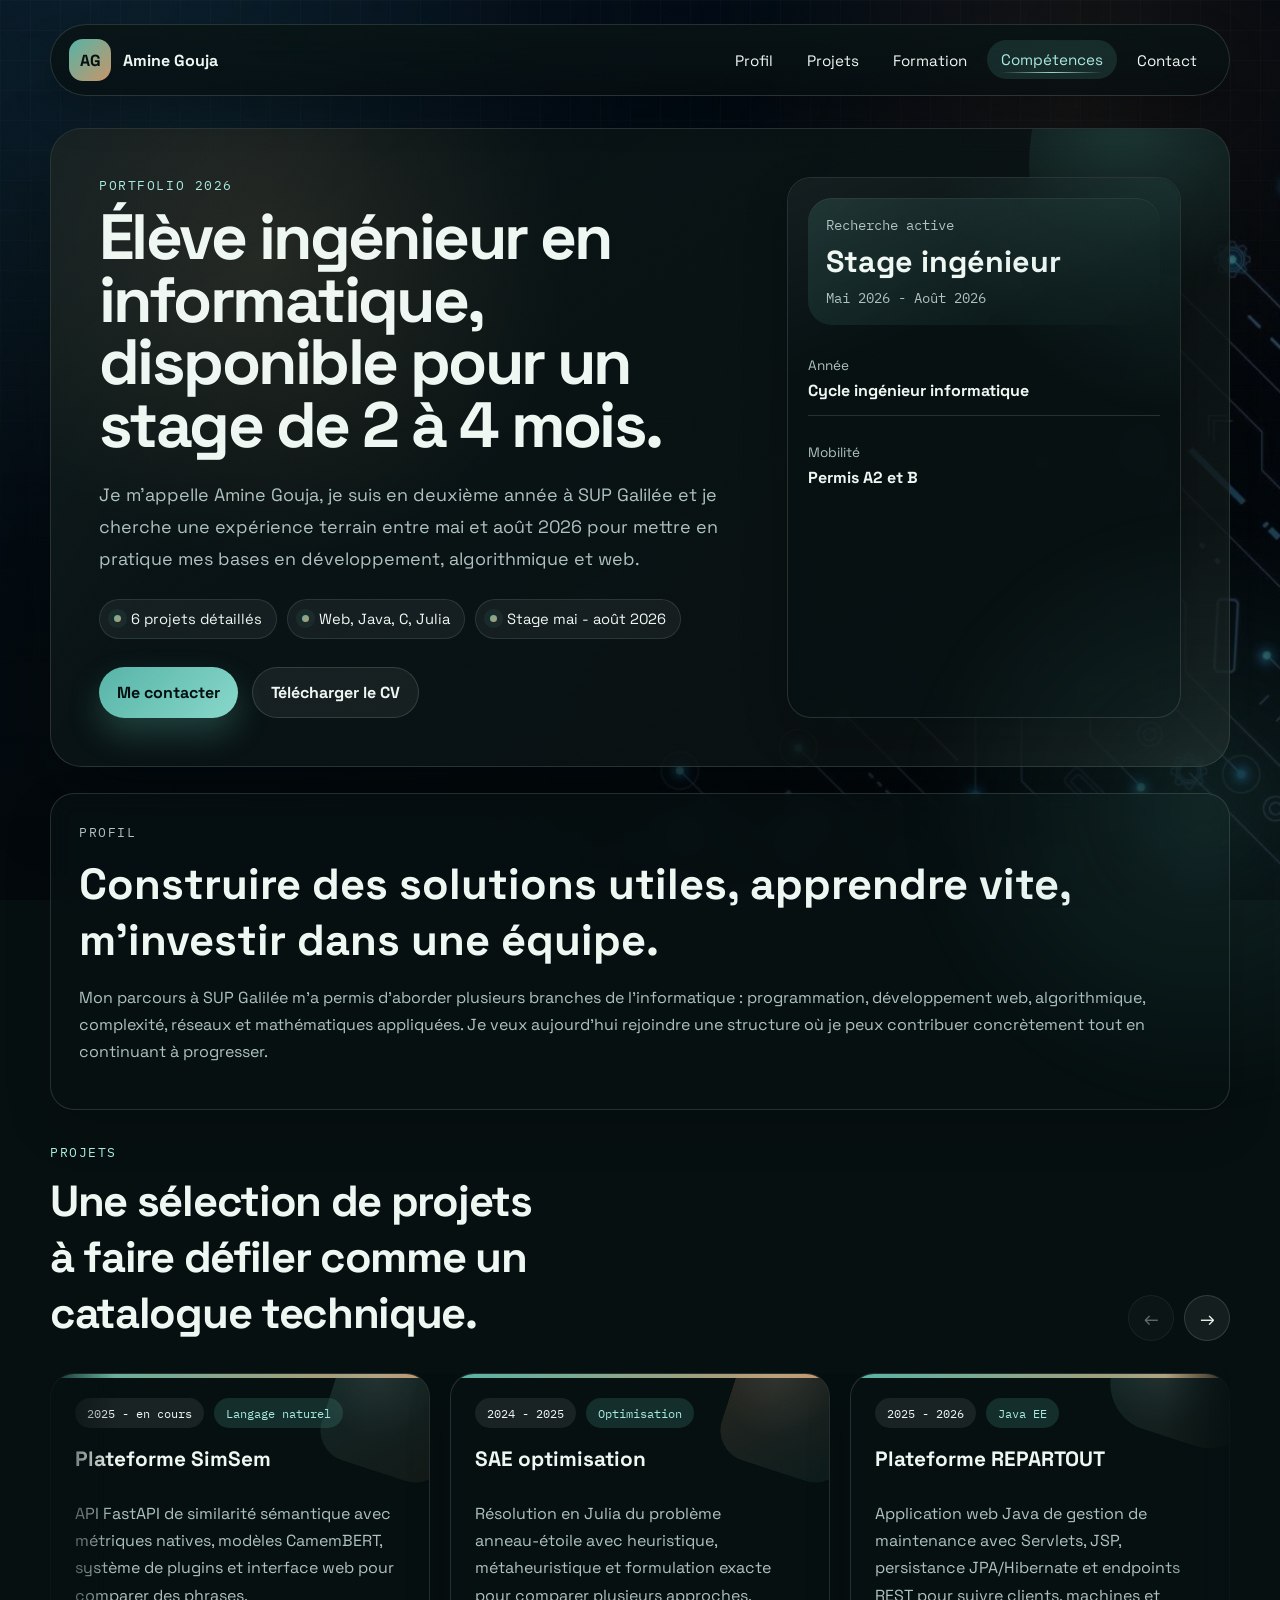
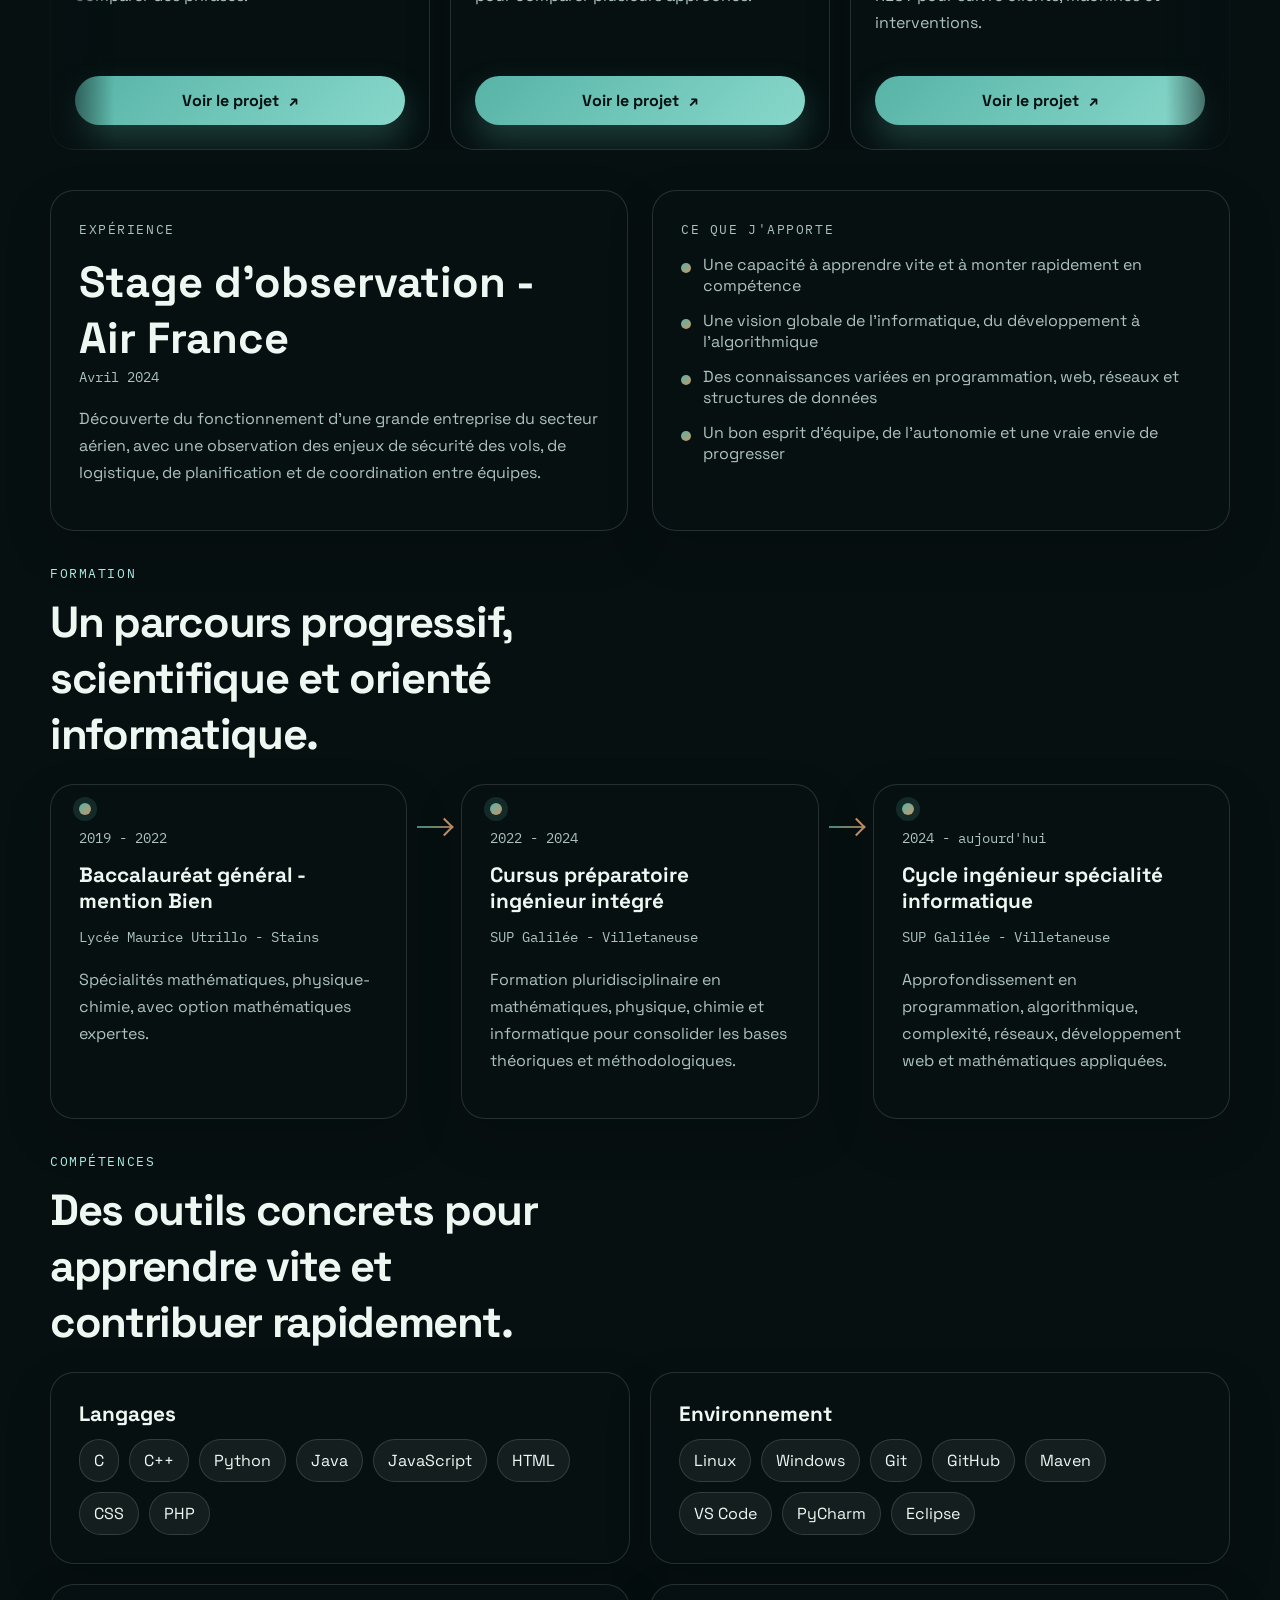
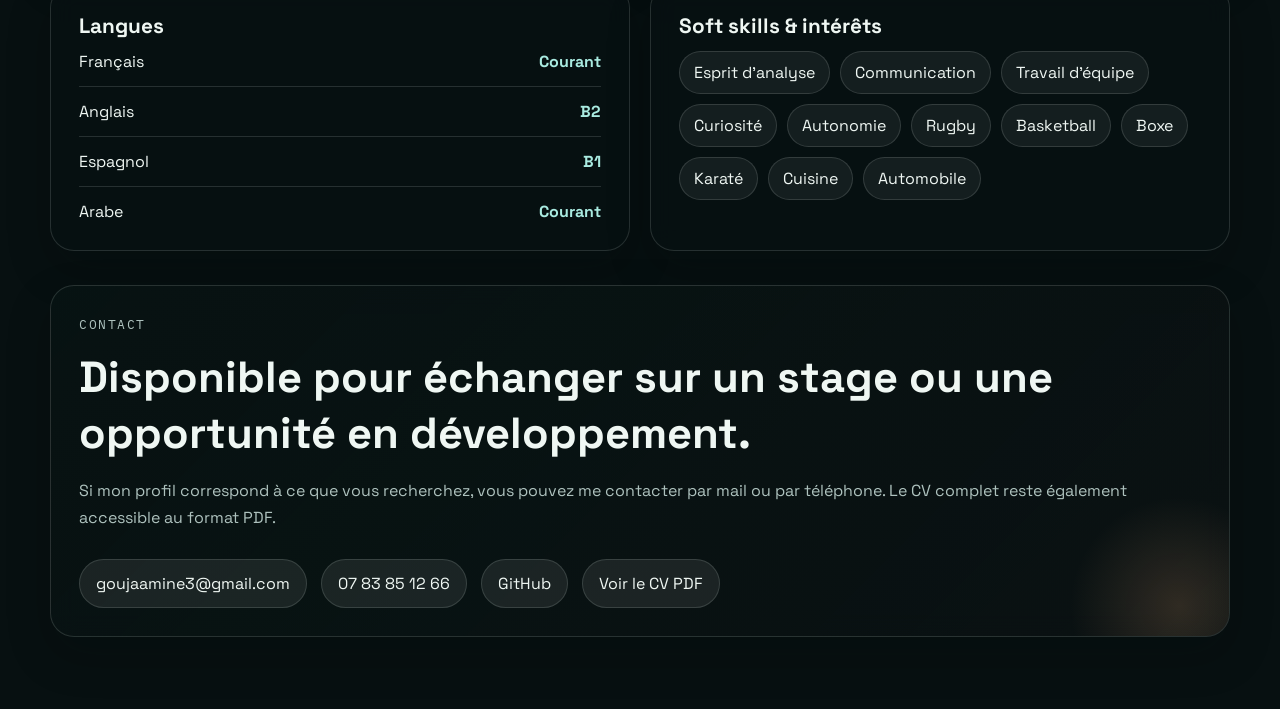
<file: index.html>
<!DOCTYPE html>
<html lang="fr">
<head>
  <meta charset="UTF-8">
  <meta name="viewport" content="width=device-width, initial-scale=1.0">
  <meta
    name="description"
    content="Portfolio d'Amine Gouja, élève ingénieur en informatique à la recherche d'un stage de 2 à 4 mois entre mai et août 2026."
  >
  <title>Amine Gouja | Portfolio</title>
  <link rel="preconnect" href="https://fonts.googleapis.com">
  <link rel="preconnect" href="https://fonts.gstatic.com" crossorigin>
  <link
    href="https://fonts.googleapis.com/css2?family=Space+Grotesk:wght@400;500;700&family=IBM+Plex+Mono:wght@400;500&display=swap"
    rel="stylesheet"
  >
  <link rel="stylesheet" href="styles.css">
</head>
<body>
  <div class="page-shell">
    <header class="site-header">
      <a class="brand" href="#top" aria-label="Retour en haut de page">
        <span class="brand-mark">AG</span>
        <span class="brand-text">Amine Gouja</span>
      </a>
      <nav class="site-nav" aria-label="Navigation principale">
        <a href="#profil">Profil</a>
        <a href="#projets">Projets</a>
        <a href="#formation">Formation</a>
        <a href="#competences">Compétences</a>
        <a href="#contact">Contact</a>
      </nav>
    </header>

    <main id="top">
      <section class="hero reveal">
        <div class="hero-copy">
          <p class="eyebrow">Portfolio 2026</p>
          <h1>Élève ingénieur en informatique, disponible pour un stage de 2 à 4 mois.</h1>
          <p class="hero-text">
            Je m'appelle Amine Gouja, je suis en deuxième année à SUP Galilée et je cherche
            une expérience terrain entre mai et août 2026 pour mettre en pratique mes bases
            en développement, algorithmique et web.
          </p>
          <ul class="hero-points">
            <li>6 projets détaillés</li>
            <li>Web, Java, C, Julia</li>
            <li>Stage mai - août 2026</li>
          </ul>
          <div class="hero-actions">
            <a class="button button-primary" href="#contact">Me contacter</a>
            <a class="button button-secondary" href="CV_AMINE_2026.pdf" download>
              Télécharger le CV
            </a>
          </div>
        </div>

        <aside class="hero-panel">
          <div class="status-card">
            <p class="status-label">Recherche active</p>
            <p class="status-value">Stage ingénieur</p>
            <p class="status-meta">Mai 2026 - Août 2026</p>
          </div>
          <dl class="hero-facts">
            <div>
              <dt>Année</dt>
              <dd>Cycle ingénieur informatique</dd>
            </div>
            <div>
              <dt>Mobilité</dt>
              <dd>Permis A2 et B</dd>
            </div>
          </dl>
        </aside>
      </section>

      <section class="intro-grid reveal" id="profil">
        <article class="panel panel-large">
          <p class="section-tag">Profil</p>
          <h2>Construire des solutions utiles, apprendre vite, m'investir dans une équipe.</h2>
          <p>
            Mon parcours à SUP Galilée m'a permis d'aborder plusieurs branches de
            l'informatique : programmation, développement web, algorithmique, complexité,
            réseaux et mathématiques appliquées. Je veux aujourd'hui rejoindre une
            structure où je peux contribuer concrètement tout en continuant à progresser.
          </p>
        </article>
      </section>

      <section class="section reveal" id="projets">
        <div class="section-heading section-heading-inline">
          <div>
            <p class="section-tag">Projets</p>
            <h2>Une sélection de projets à faire défiler comme un catalogue technique.</h2>
          </div>
          <div class="carousel-controls" aria-label="Navigation des projets">
            <button class="carousel-button" type="button" data-carousel-prev aria-label="Voir les projets précédents">
              &#8592;
            </button>
            <button class="carousel-button" type="button" data-carousel-next aria-label="Voir les projets suivants">
              &#8594;
            </button>
          </div>
        </div>

        <div class="projects-carousel" data-carousel>
          <div class="projects-viewport">
            <div class="projects-track">
              <article class="project-card project-slide">
                <div class="project-topline">
                  <span class="pill">2025 - en cours</span>
                  <span class="pill pill-accent">Langage naturel</span>
                </div>
                <h3>Plateforme SimSem</h3>
                <p>
                  API FastAPI de similarité sémantique avec métriques natives, modèles
                  CamemBERT, système de plugins et interface web pour comparer des phrases.
                </p>
                <div class="project-actions">
                  <a class="button button-primary project-button" href="projects/simsem.html">Voir le projet</a>
                </div>
              </article>

              <article class="project-card project-slide">
                <div class="project-topline">
                  <span class="pill">2024 - 2025</span>
                  <span class="pill pill-accent">Optimisation</span>
                </div>
                <h3>SAE optimisation</h3>
                <p>
                  Résolution en Julia du problème anneau-étoile avec heuristique,
                  métaheuristique et formulation exacte pour comparer plusieurs approches.
                </p>
                <div class="project-actions">
                  <a class="button button-primary project-button" href="projects/sae-optimisation.html">Voir le projet</a>
                </div>
              </article>

              <article class="project-card project-slide">
                <div class="project-topline">
                  <span class="pill">2025 - 2026</span>
                  <span class="pill pill-accent">Java EE</span>
                </div>
                <h3>Plateforme REPARTOUT</h3>
                <p>
                  Application web Java de gestion de maintenance avec Servlets, JSP,
                  persistance JPA/Hibernate et endpoints REST pour suivre clients, machines
                  et interventions.
                </p>
                <div class="project-actions">
                  <a class="button button-primary project-button" href="projects/repartout.html">Voir le projet</a>
                </div>
              </article>

              <article class="project-card project-slide">
                <div class="project-topline">
                  <span class="pill">2024 - 2025</span>
                  <span class="pill pill-accent">C</span>
                </div>
                <h3>Codage de Huffman</h3>
                <p>
                  Implémentation bas niveau en C d'un système de compression et
                  décompression fondé sur l'algorithme de Huffman et la manipulation de
                  fichiers binaires.
                </p>
                <div class="project-actions">
                  <a class="button button-primary project-button" href="projects/codage-huffman.html">Voir le projet</a>
                </div>
              </article>

              <article class="project-card project-slide">
                <div class="project-topline">
                  <span class="pill">2024 - 2025</span>
                  <span class="pill pill-accent">PHP</span>
                </div>
                <h3>Puissance 4 Web</h3>
                <p>
                  Jeu jouable dans le navigateur avec HTML, CSS, JavaScript et PHP, gestion
                  des tours, synchronisation multi-clients et stockage d'état en JSON.
                </p>
                <div class="project-actions">
                  <a class="button button-primary project-button" href="projects/puissance4-web.html">Voir le projet</a>
                </div>
              </article>

              <article class="project-card project-slide">
                <div class="project-topline">
                  <span class="pill">2024 - 2025</span>
                  <span class="pill pill-accent">Java</span>
                </div>
                <h3>Ferme autosoutenable</h3>
                <p>
                  Simulation orientée objet en Java avec interface Swing pour gérer une
                  ferme, ses ressources, ses animaux, ses cultures et une progression
                  saisonnière.
                </p>
                <div class="project-actions">
                  <a class="button button-primary project-button" href="projects/ferme-autosoutenable.html">Voir le projet</a>
                </div>
              </article>
            </div>
          </div>
        </div>
      </section>

      <section class="section section-split reveal">
        <article class="panel">
          <p class="section-tag">Expérience</p>
          <h2>Stage d'observation - Air France</h2>
          <p class="timeline">Avril 2024</p>
          <p>
            Découverte du fonctionnement d'une grande entreprise du secteur aérien, avec une
            observation des enjeux de sécurité des vols, de logistique, de planification et
            de coordination entre équipes.
          </p>
        </article>

        <article class="panel">
          <p class="section-tag">Ce que j'apporte</p>
          <ul class="check-list">
            <li>Une capacité à apprendre vite et à monter rapidement en compétence</li>
            <li>Une vision globale de l'informatique, du développement à l'algorithmique</li>
            <li>Des connaissances variées en programmation, web, réseaux et structures de données</li>
            <li>Un bon esprit d'équipe, de l'autonomie et une vraie envie de progresser</li>
          </ul>
        </article>
      </section>

      <section class="section reveal" id="formation">
        <div class="section-heading">
          <p class="section-tag">Formation</p>
          <h2>Un parcours progressif, scientifique et orienté informatique.</h2>
        </div>

        <div class="timeline-list timeline-journey">
          <article class="timeline-card">
            <p class="timeline-date">2019 - 2022</p>
            <h3>Baccalauréat général - mention Bien</h3>
            <p class="timeline-place">Lycée Maurice Utrillo - Stains</p>
            <p>
              Spécialités mathématiques, physique-chimie, avec option mathématiques expertes.
            </p>
          </article>

          <div class="timeline-arrow" aria-hidden="true"></div>

          <article class="timeline-card">
            <p class="timeline-date">2022 - 2024</p>
            <h3>Cursus préparatoire ingénieur intégré</h3>
            <p class="timeline-place">SUP Galilée - Villetaneuse</p>
            <p>
              Formation pluridisciplinaire en mathématiques, physique, chimie et informatique
              pour consolider les bases théoriques et méthodologiques.
            </p>
          </article>

          <div class="timeline-arrow" aria-hidden="true"></div>

          <article class="timeline-card">
            <p class="timeline-date">2024 - aujourd'hui</p>
            <h3>Cycle ingénieur spécialité informatique</h3>
            <p class="timeline-place">SUP Galilée - Villetaneuse</p>
            <p>
              Approfondissement en programmation, algorithmique, complexité, réseaux,
              développement web et mathématiques appliquées.
            </p>
          </article>
        </div>
      </section>

      <section class="section reveal" id="competences">
        <div class="section-heading">
          <p class="section-tag">Compétences</p>
          <h2>Des outils concrets pour apprendre vite et contribuer rapidement.</h2>
        </div>

        <div class="skills-grid">
          <article class="panel">
            <h3>Langages</h3>
            <ul class="chip-list">
              <li>C</li>
              <li>C++</li>
              <li>Python</li>
              <li>Java</li>
              <li>JavaScript</li>
              <li>HTML</li>
              <li>CSS</li>
              <li>PHP</li>
            </ul>
          </article>

          <article class="panel">
            <h3>Environnement</h3>
            <ul class="chip-list">
              <li>Linux</li>
              <li>Windows</li>
              <li>Git</li>
              <li>GitHub</li>
              <li>Maven</li>
              <li>VS Code</li>
              <li>PyCharm</li>
              <li>Eclipse</li>
            </ul>
          </article>

          <article class="panel">
            <h3>Langues</h3>
            <ul class="language-list">
              <li><span>Français</span><strong>Courant</strong></li>
              <li><span>Anglais</span><strong>B2</strong></li>
              <li><span>Espagnol</span><strong>B1</strong></li>
              <li><span>Arabe</span><strong>Courant</strong></li>
            </ul>
          </article>

          <article class="panel">
            <h3>Soft skills & intérêts</h3>
            <ul class="chip-list">
              <li>Esprit d'analyse</li>
              <li>Communication</li>
              <li>Travail d'équipe</li>
              <li>Curiosité</li>
              <li>Autonomie</li>
              <li>Rugby</li>
              <li>Basketball</li>
              <li>Boxe</li>
              <li>Karaté</li>
              <li>Cuisine</li>
              <li>Automobile</li>
            </ul>
          </article>
        </div>
      </section>

      <section class="contact-section reveal" id="contact">
        <div class="contact-card">
          <p class="section-tag">Contact</p>
          <h2>Disponible pour échanger sur un stage ou une opportunité en développement.</h2>
          <p>
            Si mon profil correspond à ce que vous recherchez, vous pouvez me contacter par
            mail ou par téléphone. Le CV complet reste également accessible au format PDF.
          </p>
          <div class="contact-links">
            <a href="mailto:goujaamine3@gmail.com">goujaamine3@gmail.com</a>
            <a href="tel:+33783851266">07 83 85 12 66</a>
            <a href="https://github.com/AmineGouja" target="_blank" rel="noreferrer">GitHub</a>
            <a href="CV_AMINE_2026.pdf" download>Voir le CV PDF</a>
          </div>
        </div>
      </section>
    </main>
  </div>

  <script src="script.js"></script>
</body>
</html>
</file>
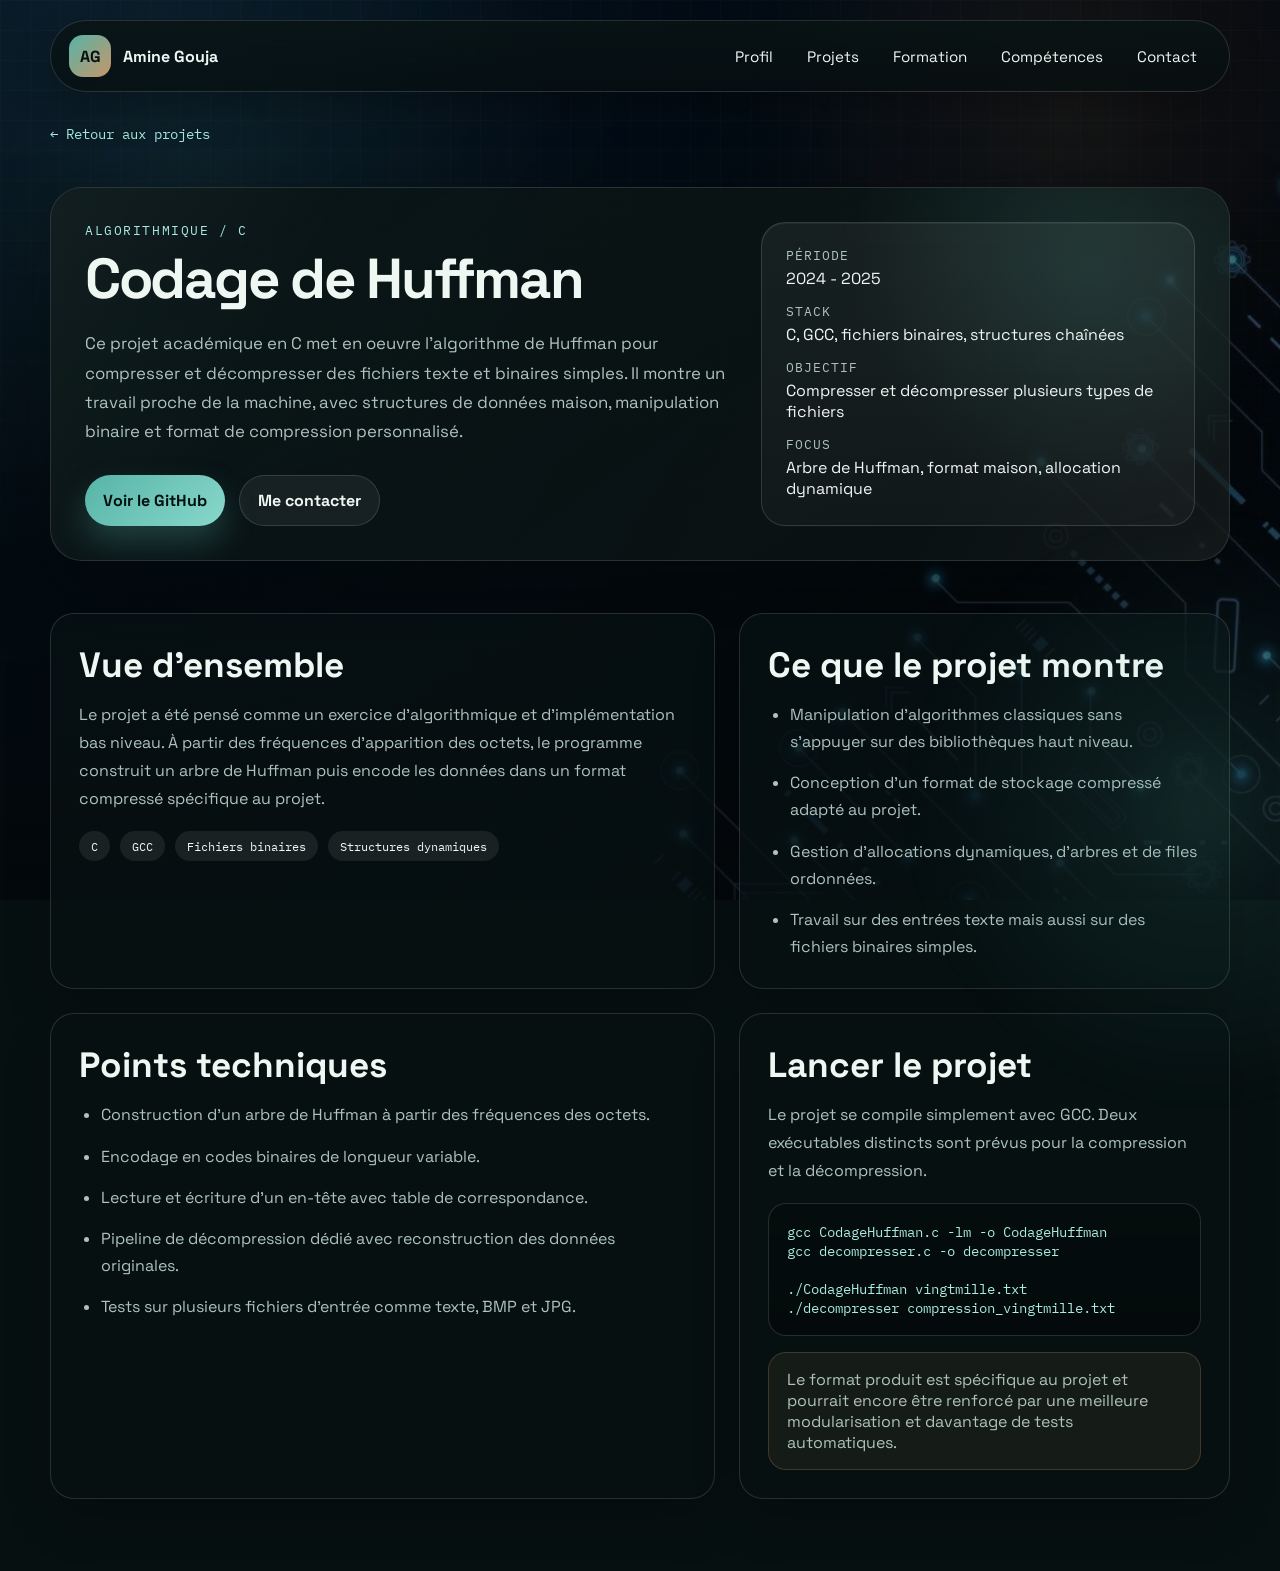
<file: projects/codage-huffman.html>
<!DOCTYPE html>
<html lang="fr">
<head>
  <meta charset="UTF-8">
  <meta name="viewport" content="width=device-width, initial-scale=1.0">
  <meta
    name="description"
    content="Détail du projet de codage de Huffman en C pour la compression et la décompression de fichiers."
  >
  <title>Codage de Huffman | Amine Gouja</title>
  <link rel="preconnect" href="https://fonts.googleapis.com">
  <link rel="preconnect" href="https://fonts.gstatic.com" crossorigin>
  <link
    href="https://fonts.googleapis.com/css2?family=Space+Grotesk:wght@400;500;700&family=IBM+Plex+Mono:wght@400;500&display=swap"
    rel="stylesheet"
  >
  <link rel="stylesheet" href="../styles.css">
</head>
<body class="project-page">
  <div class="page-shell">
    <header class="site-header">
      <a class="brand" href="../index.html" aria-label="Retour à l'accueil">
        <span class="brand-mark">AG</span>
        <span class="brand-text">Amine Gouja</span>
      </a>
      <nav class="site-nav" aria-label="Navigation principale">
        <a href="../index.html#profil">Profil</a>
        <a href="../index.html#projets">Projets</a>
        <a href="../index.html#formation">Formation</a>
        <a href="../index.html#competences">Compétences</a>
        <a href="../index.html#contact">Contact</a>
      </nav>
    </header>

    <main id="top">
      <a class="project-back reveal" href="../index.html#projets">&#8592; Retour aux projets</a>

      <section class="project-hero reveal">
        <div class="project-hero-copy">
          <p class="eyebrow">Algorithmique / C</p>
          <h1>Codage de Huffman</h1>
          <p class="project-summary">
            Ce projet académique en C met en oeuvre l'algorithme de Huffman pour compresser
            et décompresser des fichiers texte et binaires simples. Il montre un travail
            proche de la machine, avec structures de données maison, manipulation binaire et
            format de compression personnalisé.
          </p>
          <div class="project-actions-bar">
            <a class="button button-primary" href="https://github.com/AmineGouja/Codage_Huffman.git" target="_blank" rel="noreferrer">
              Voir le GitHub
            </a>
            <a class="button button-secondary" href="../index.html#contact">Me contacter</a>
          </div>
        </div>

        <aside class="project-sidecard">
          <dl>
            <div>
              <dt>Période</dt>
              <dd>2024 - 2025</dd>
            </div>
            <div>
              <dt>Stack</dt>
              <dd>C, GCC, fichiers binaires, structures chaînées</dd>
            </div>
            <div>
              <dt>Objectif</dt>
              <dd>Compresser et décompresser plusieurs types de fichiers</dd>
            </div>
            <div>
              <dt>Focus</dt>
              <dd>Arbre de Huffman, format maison, allocation dynamique</dd>
            </div>
          </dl>
        </aside>
      </section>

      <div class="project-layout">
        <div class="project-grid">
          <article class="project-section reveal">
            <h2>Vue d'ensemble</h2>
            <p>
              Le projet a été pensé comme un exercice d'algorithmique et d'implémentation bas
              niveau. À partir des fréquences d'apparition des octets, le programme construit
              un arbre de Huffman puis encode les données dans un format compressé spécifique
              au projet.
            </p>
            <ul class="project-stack">
              <li class="pill">C</li>
              <li class="pill">GCC</li>
              <li class="pill">Fichiers binaires</li>
              <li class="pill">Structures dynamiques</li>
            </ul>
          </article>

          <article class="project-section reveal">
            <h2>Ce que le projet montre</h2>
            <ul class="project-list">
              <li>Manipulation d'algorithmes classiques sans s'appuyer sur des bibliothèques haut niveau.</li>
              <li>Conception d'un format de stockage compressé adapté au projet.</li>
              <li>Gestion d'allocations dynamiques, d'arbres et de files ordonnées.</li>
              <li>Travail sur des entrées texte mais aussi sur des fichiers binaires simples.</li>
            </ul>
          </article>
        </div>

        <div class="project-grid">
          <article class="project-section reveal">
            <h2>Points techniques</h2>
            <ul class="project-list">
              <li>Construction d'un arbre de Huffman à partir des fréquences des octets.</li>
              <li>Encodage en codes binaires de longueur variable.</li>
              <li>Lecture et écriture d'un en-tête avec table de correspondance.</li>
              <li>Pipeline de décompression dédié avec reconstruction des données originales.</li>
              <li>Tests sur plusieurs fichiers d'entrée comme texte, BMP et JPG.</li>
            </ul>
          </article>

          <article class="project-section reveal">
            <h2>Lancer le projet</h2>
            <p>
              Le projet se compile simplement avec GCC. Deux exécutables distincts sont
              prévus pour la compression et la décompression.
            </p>
            <pre class="project-code">gcc CodageHuffman.c -lm -o CodageHuffman
gcc decompresser.c -o decompresser

./CodageHuffman vingtmille.txt
./decompresser compression_vingtmille.txt</pre>
            <div class="project-note">
              Le format produit est spécifique au projet et pourrait encore être renforcé par
              une meilleure modularisation et davantage de tests automatiques.
            </div>
          </article>
        </div>
      </div>
    </main>
  </div>

  <script src="../script.js"></script>
</body>
</html>
</file>
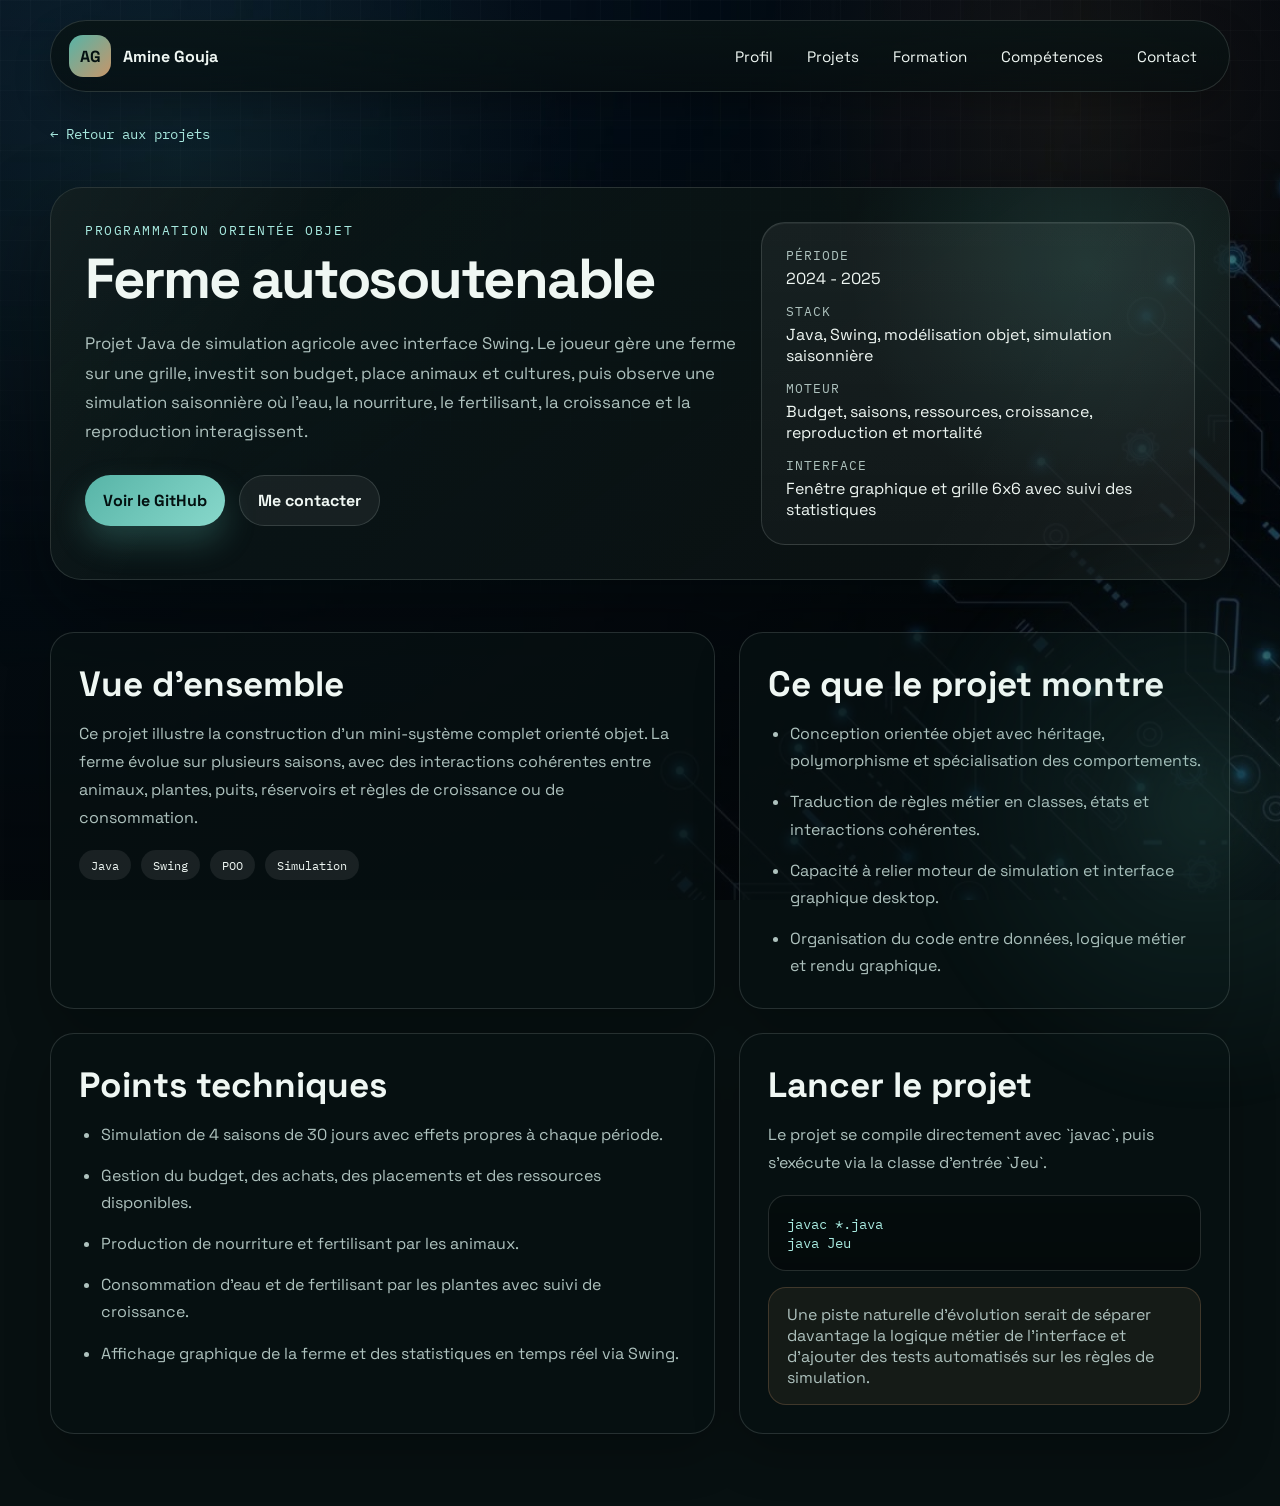
<file: projects/ferme-autosoutenable.html>
<!DOCTYPE html>
<html lang="fr">
<head>
  <meta charset="UTF-8">
  <meta name="viewport" content="width=device-width, initial-scale=1.0">
  <meta
    name="description"
    content="Détail du projet Ferme autosoutenable, une simulation Java orientée objet avec interface Swing."
  >
  <title>Ferme Autosoutenable | Amine Gouja</title>
  <link rel="preconnect" href="https://fonts.googleapis.com">
  <link rel="preconnect" href="https://fonts.gstatic.com" crossorigin>
  <link
    href="https://fonts.googleapis.com/css2?family=Space+Grotesk:wght@400;500;700&family=IBM+Plex+Mono:wght@400;500&display=swap"
    rel="stylesheet"
  >
  <link rel="stylesheet" href="../styles.css">
</head>
<body class="project-page">
  <div class="page-shell">
    <header class="site-header">
      <a class="brand" href="../index.html" aria-label="Retour à l'accueil">
        <span class="brand-mark">AG</span>
        <span class="brand-text">Amine Gouja</span>
      </a>
      <nav class="site-nav" aria-label="Navigation principale">
        <a href="../index.html#profil">Profil</a>
        <a href="../index.html#projets">Projets</a>
        <a href="../index.html#formation">Formation</a>
        <a href="../index.html#competences">Compétences</a>
        <a href="../index.html#contact">Contact</a>
      </nav>
    </header>

    <main id="top">
      <a class="project-back reveal" href="../index.html#projets">&#8592; Retour aux projets</a>

      <section class="project-hero reveal">
        <div class="project-hero-copy">
          <p class="eyebrow">Programmation orientée objet</p>
          <h1>Ferme autosoutenable</h1>
          <p class="project-summary">
            Projet Java de simulation agricole avec interface Swing. Le joueur gère une ferme
            sur une grille, investit son budget, place animaux et cultures, puis observe une
            simulation saisonnière où l'eau, la nourriture, le fertilisant, la croissance et
            la reproduction interagissent.
          </p>
          <div class="project-actions-bar">
            <a class="button button-primary" href="https://github.com/AmineGouja/Ferme_Autosoutenable" target="_blank" rel="noreferrer">
              Voir le GitHub
            </a>
            <a class="button button-secondary" href="../index.html#contact">Me contacter</a>
          </div>
        </div>

        <aside class="project-sidecard">
          <dl>
            <div>
              <dt>Période</dt>
              <dd>2024 - 2025</dd>
            </div>
            <div>
              <dt>Stack</dt>
              <dd>Java, Swing, modélisation objet, simulation saisonnière</dd>
            </div>
            <div>
              <dt>Moteur</dt>
              <dd>Budget, saisons, ressources, croissance, reproduction et mortalité</dd>
            </div>
            <div>
              <dt>Interface</dt>
              <dd>Fenêtre graphique et grille 6x6 avec suivi des statistiques</dd>
            </div>
          </dl>
        </aside>
      </section>

      <div class="project-layout">
        <div class="project-grid">
          <article class="project-section reveal">
            <h2>Vue d'ensemble</h2>
            <p>
              Ce projet illustre la construction d'un mini-système complet orienté objet. La
              ferme évolue sur plusieurs saisons, avec des interactions cohérentes entre
              animaux, plantes, puits, réservoirs et règles de croissance ou de consommation.
            </p>
            <ul class="project-stack">
              <li class="pill">Java</li>
              <li class="pill">Swing</li>
              <li class="pill">POO</li>
              <li class="pill">Simulation</li>
            </ul>
          </article>

          <article class="project-section reveal">
            <h2>Ce que le projet montre</h2>
            <ul class="project-list">
              <li>Conception orientée objet avec héritage, polymorphisme et spécialisation des comportements.</li>
              <li>Traduction de règles métier en classes, états et interactions cohérentes.</li>
              <li>Capacité à relier moteur de simulation et interface graphique desktop.</li>
              <li>Organisation du code entre données, logique métier et rendu graphique.</li>
            </ul>
          </article>
        </div>

        <div class="project-grid">
          <article class="project-section reveal">
            <h2>Points techniques</h2>
            <ul class="project-list">
              <li>Simulation de 4 saisons de 30 jours avec effets propres à chaque période.</li>
              <li>Gestion du budget, des achats, des placements et des ressources disponibles.</li>
              <li>Production de nourriture et fertilisant par les animaux.</li>
              <li>Consommation d'eau et de fertilisant par les plantes avec suivi de croissance.</li>
              <li>Affichage graphique de la ferme et des statistiques en temps réel via Swing.</li>
            </ul>
          </article>

          <article class="project-section reveal">
            <h2>Lancer le projet</h2>
            <p>
              Le projet se compile directement avec `javac`, puis s'exécute via la classe
              d'entrée `Jeu`.
            </p>
            <pre class="project-code">javac *.java
java Jeu</pre>
            <div class="project-note">
              Une piste naturelle d'évolution serait de séparer davantage la logique métier de
              l'interface et d'ajouter des tests automatisés sur les règles de simulation.
            </div>
          </article>
        </div>
      </div>
    </main>
  </div>

  <script src="../script.js"></script>
</body>
</html>
</file>
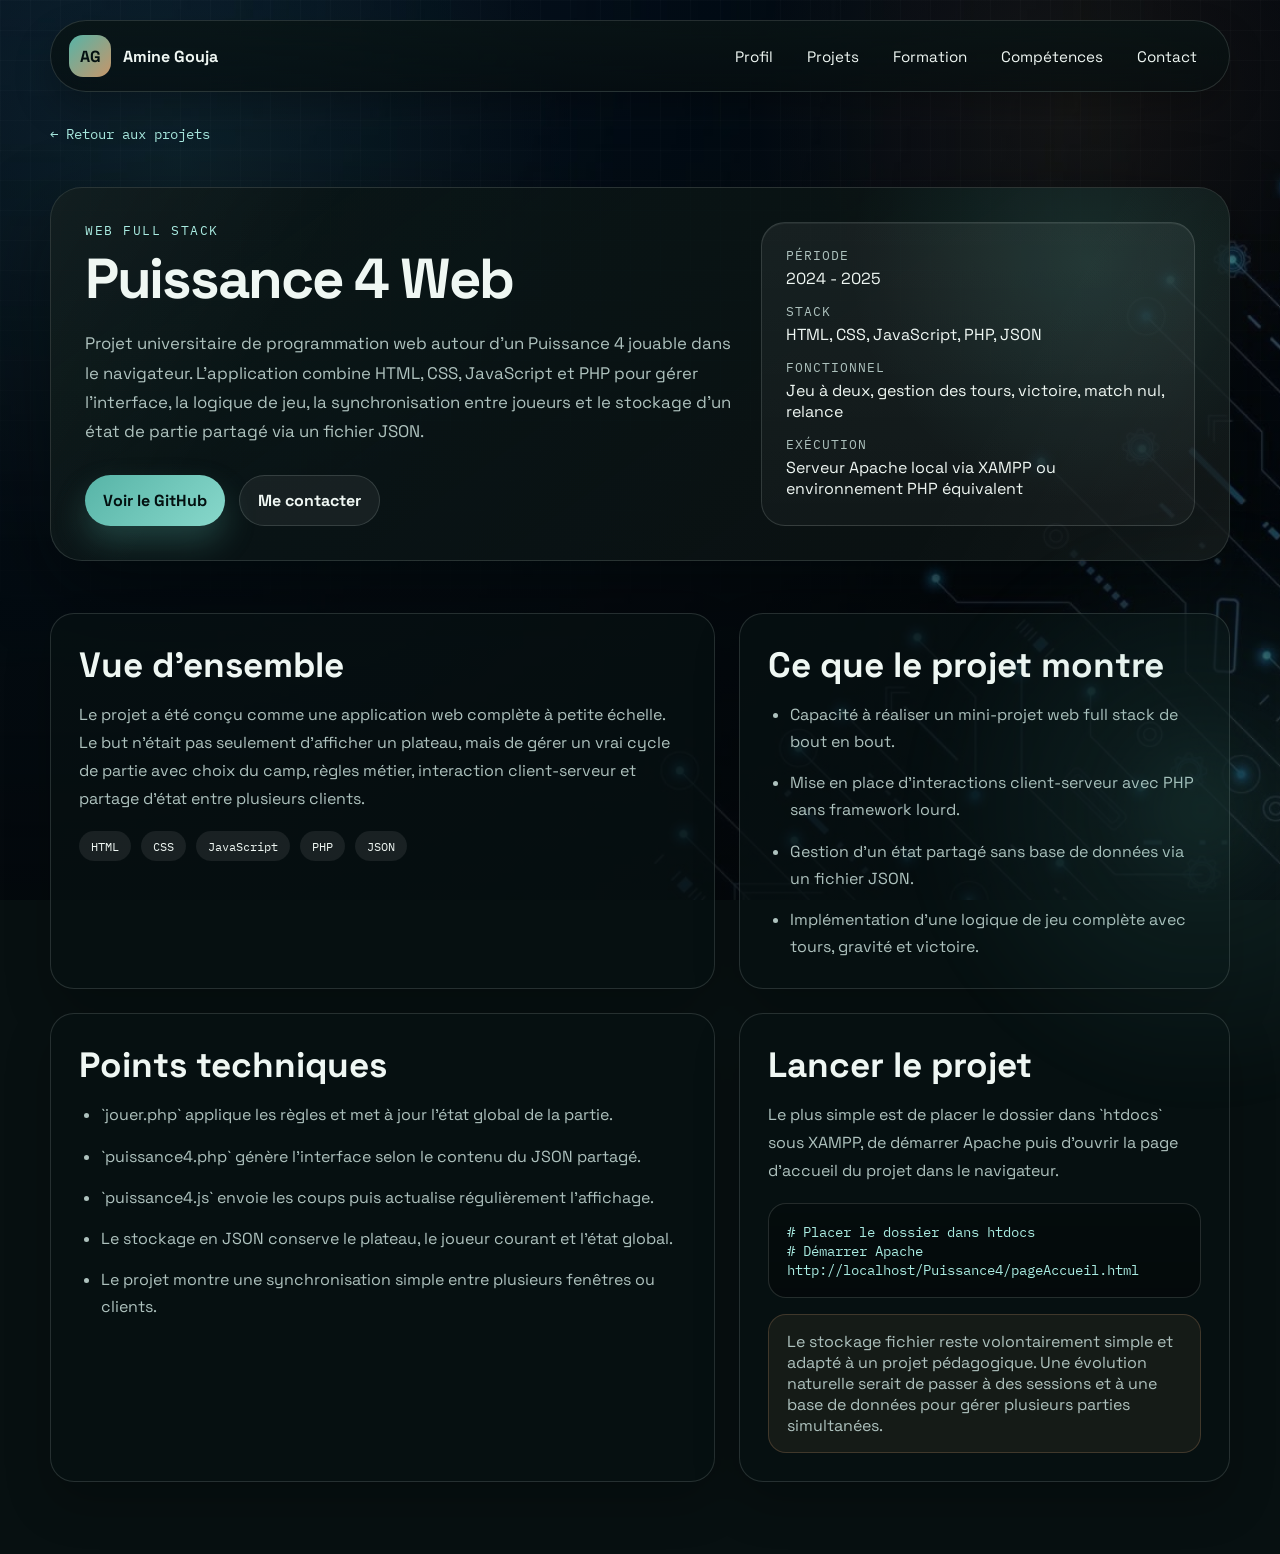
<file: projects/puissance4-web.html>
<!DOCTYPE html>
<html lang="fr">
<head>
  <meta charset="UTF-8">
  <meta name="viewport" content="width=device-width, initial-scale=1.0">
  <meta
    name="description"
    content="Détail du projet Puissance 4 Web, un jeu multi-utilisateur en HTML, CSS, JavaScript et PHP."
  >
  <title>Puissance 4 Web | Amine Gouja</title>
  <link rel="preconnect" href="https://fonts.googleapis.com">
  <link rel="preconnect" href="https://fonts.gstatic.com" crossorigin>
  <link
    href="https://fonts.googleapis.com/css2?family=Space+Grotesk:wght@400;500;700&family=IBM+Plex+Mono:wght@400;500&display=swap"
    rel="stylesheet"
  >
  <link rel="stylesheet" href="../styles.css">
</head>
<body class="project-page">
  <div class="page-shell">
    <header class="site-header">
      <a class="brand" href="../index.html" aria-label="Retour à l'accueil">
        <span class="brand-mark">AG</span>
        <span class="brand-text">Amine Gouja</span>
      </a>
      <nav class="site-nav" aria-label="Navigation principale">
        <a href="../index.html#profil">Profil</a>
        <a href="../index.html#projets">Projets</a>
        <a href="../index.html#formation">Formation</a>
        <a href="../index.html#competences">Compétences</a>
        <a href="../index.html#contact">Contact</a>
      </nav>
    </header>

    <main id="top">
      <a class="project-back reveal" href="../index.html#projets">&#8592; Retour aux projets</a>

      <section class="project-hero reveal">
        <div class="project-hero-copy">
          <p class="eyebrow">Web full stack</p>
          <h1>Puissance 4 Web</h1>
          <p class="project-summary">
            Projet universitaire de programmation web autour d'un Puissance 4 jouable dans le
            navigateur. L'application combine HTML, CSS, JavaScript et PHP pour gérer
            l'interface, la logique de jeu, la synchronisation entre joueurs et le stockage
            d'un état de partie partagé via un fichier JSON.
          </p>
          <div class="project-actions-bar">
            <a class="button button-primary" href="https://github.com/AmineGouja/Puissance4" target="_blank" rel="noreferrer">
              Voir le GitHub
            </a>
            <a class="button button-secondary" href="../index.html#contact">Me contacter</a>
          </div>
        </div>

        <aside class="project-sidecard">
          <dl>
            <div>
              <dt>Période</dt>
              <dd>2024 - 2025</dd>
            </div>
            <div>
              <dt>Stack</dt>
              <dd>HTML, CSS, JavaScript, PHP, JSON</dd>
            </div>
            <div>
              <dt>Fonctionnel</dt>
              <dd>Jeu à deux, gestion des tours, victoire, match nul, relance</dd>
            </div>
            <div>
              <dt>Exécution</dt>
              <dd>Serveur Apache local via XAMPP ou environnement PHP équivalent</dd>
            </div>
          </dl>
        </aside>
      </section>

      <div class="project-layout">
        <div class="project-grid">
          <article class="project-section reveal">
            <h2>Vue d'ensemble</h2>
            <p>
              Le projet a été conçu comme une application web complète à petite échelle. Le
              but n'était pas seulement d'afficher un plateau, mais de gérer un vrai cycle de
              partie avec choix du camp, règles métier, interaction client-serveur et partage
              d'état entre plusieurs clients.
            </p>
            <ul class="project-stack">
              <li class="pill">HTML</li>
              <li class="pill">CSS</li>
              <li class="pill">JavaScript</li>
              <li class="pill">PHP</li>
              <li class="pill">JSON</li>
            </ul>
          </article>

          <article class="project-section reveal">
            <h2>Ce que le projet montre</h2>
            <ul class="project-list">
              <li>Capacité à réaliser un mini-projet web full stack de bout en bout.</li>
              <li>Mise en place d'interactions client-serveur avec PHP sans framework lourd.</li>
              <li>Gestion d'un état partagé sans base de données via un fichier JSON.</li>
              <li>Implémentation d'une logique de jeu complète avec tours, gravité et victoire.</li>
            </ul>
          </article>
        </div>

        <div class="project-grid">
          <article class="project-section reveal">
            <h2>Points techniques</h2>
            <ul class="project-list">
              <li>`jouer.php` applique les règles et met à jour l'état global de la partie.</li>
              <li>`puissance4.php` génère l'interface selon le contenu du JSON partagé.</li>
              <li>`puissance4.js` envoie les coups puis actualise régulièrement l'affichage.</li>
              <li>Le stockage en JSON conserve le plateau, le joueur courant et l'état global.</li>
              <li>Le projet montre une synchronisation simple entre plusieurs fenêtres ou clients.</li>
            </ul>
          </article>

          <article class="project-section reveal">
            <h2>Lancer le projet</h2>
            <p>
              Le plus simple est de placer le dossier dans `htdocs` sous XAMPP, de démarrer
              Apache puis d'ouvrir la page d'accueil du projet dans le navigateur.
            </p>
            <pre class="project-code"># Placer le dossier dans htdocs
# Démarrer Apache
http://localhost/Puissance4/pageAccueil.html</pre>
            <div class="project-note">
              Le stockage fichier reste volontairement simple et adapté à un projet
              pédagogique. Une évolution naturelle serait de passer à des sessions et à une
              base de données pour gérer plusieurs parties simultanées.
            </div>
          </article>
        </div>
      </div>
    </main>
  </div>

  <script src="../script.js"></script>
</body>
</html>
</file>
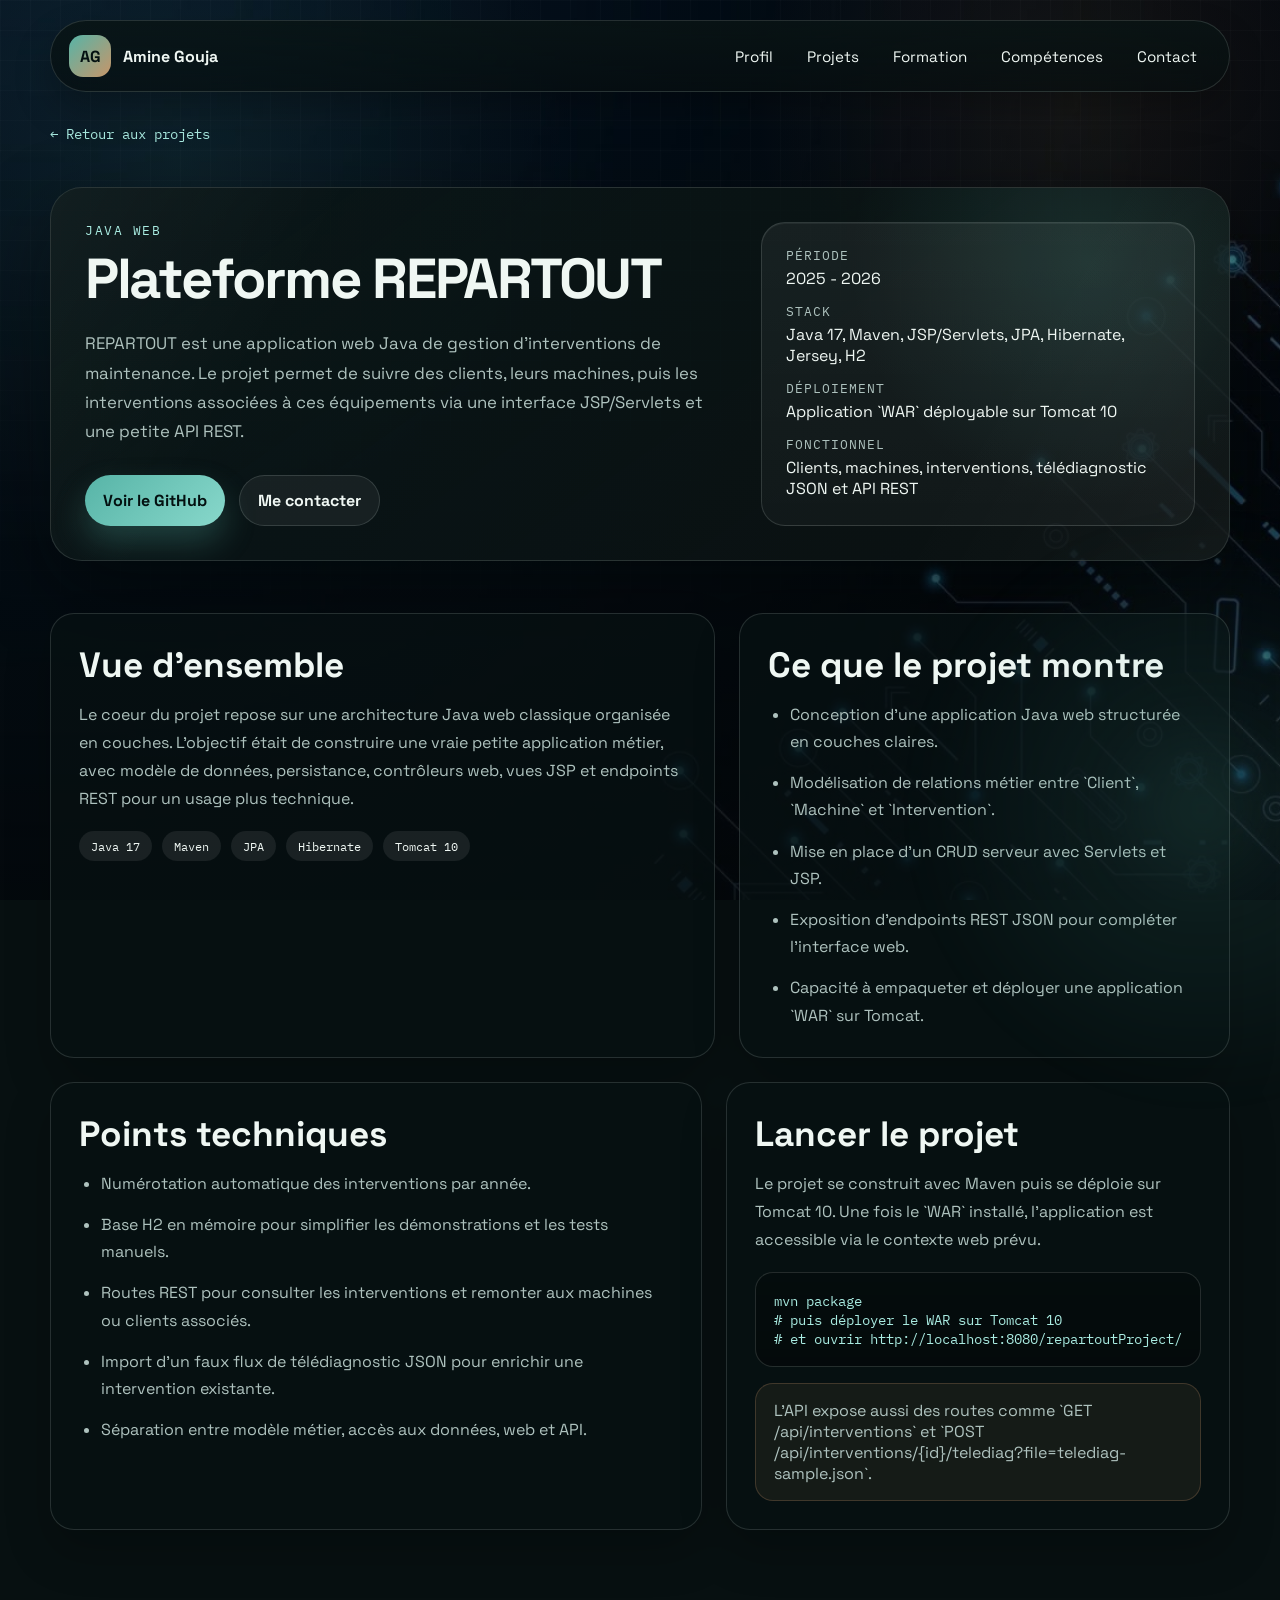
<file: projects/repartout.html>
<!DOCTYPE html>
<html lang="fr">
<head>
  <meta charset="UTF-8">
  <meta name="viewport" content="width=device-width, initial-scale=1.0">
  <meta
    name="description"
    content="Détail du projet Repartout, une application web Java de gestion d'interventions de maintenance."
  >
  <title>Repartout | Amine Gouja</title>
  <link rel="preconnect" href="https://fonts.googleapis.com">
  <link rel="preconnect" href="https://fonts.gstatic.com" crossorigin>
  <link
    href="https://fonts.googleapis.com/css2?family=Space+Grotesk:wght@400;500;700&family=IBM+Plex+Mono:wght@400;500&display=swap"
    rel="stylesheet"
  >
  <link rel="stylesheet" href="../styles.css">
</head>
<body class="project-page">
  <div class="page-shell">
    <header class="site-header">
      <a class="brand" href="../index.html" aria-label="Retour à l'accueil">
        <span class="brand-mark">AG</span>
        <span class="brand-text">Amine Gouja</span>
      </a>
      <nav class="site-nav" aria-label="Navigation principale">
        <a href="../index.html#profil">Profil</a>
        <a href="../index.html#projets">Projets</a>
        <a href="../index.html#formation">Formation</a>
        <a href="../index.html#competences">Compétences</a>
        <a href="../index.html#contact">Contact</a>
      </nav>
    </header>

    <main id="top">
      <a class="project-back reveal" href="../index.html#projets">&#8592; Retour aux projets</a>

      <section class="project-hero reveal">
        <div class="project-hero-copy">
          <p class="eyebrow">Java Web</p>
          <h1>Plateforme REPARTOUT</h1>
          <p class="project-summary">
            REPARTOUT est une application web Java de gestion d'interventions de maintenance.
            Le projet permet de suivre des clients, leurs machines, puis les interventions
            associées à ces équipements via une interface JSP/Servlets et une petite API REST.
          </p>
          <div class="project-actions-bar">
            <a class="button button-primary" href="https://github.com/AmineGouja/Repartout" target="_blank" rel="noreferrer">
              Voir le GitHub
            </a>
            <a class="button button-secondary" href="../index.html#contact">Me contacter</a>
          </div>
        </div>

        <aside class="project-sidecard">
          <dl>
            <div>
              <dt>Période</dt>
              <dd>2025 - 2026</dd>
            </div>
            <div>
              <dt>Stack</dt>
              <dd>Java 17, Maven, JSP/Servlets, JPA, Hibernate, Jersey, H2</dd>
            </div>
            <div>
              <dt>Déploiement</dt>
              <dd>Application `WAR` déployable sur Tomcat 10</dd>
            </div>
            <div>
              <dt>Fonctionnel</dt>
              <dd>Clients, machines, interventions, télédiagnostic JSON et API REST</dd>
            </div>
          </dl>
        </aside>
      </section>

      <div class="project-layout">
        <div class="project-grid">
          <article class="project-section reveal">
            <h2>Vue d'ensemble</h2>
            <p>
              Le coeur du projet repose sur une architecture Java web classique organisée en
              couches. L'objectif était de construire une vraie petite application métier,
              avec modèle de données, persistance, contrôleurs web, vues JSP et endpoints REST
              pour un usage plus technique.
            </p>
            <ul class="project-stack">
              <li class="pill">Java 17</li>
              <li class="pill">Maven</li>
              <li class="pill">JPA</li>
              <li class="pill">Hibernate</li>
              <li class="pill">Tomcat 10</li>
            </ul>
          </article>

          <article class="project-section reveal">
            <h2>Ce que le projet montre</h2>
            <ul class="project-list">
              <li>Conception d'une application Java web structurée en couches claires.</li>
              <li>Modélisation de relations métier entre `Client`, `Machine` et `Intervention`.</li>
              <li>Mise en place d'un CRUD serveur avec Servlets et JSP.</li>
              <li>Exposition d'endpoints REST JSON pour compléter l'interface web.</li>
              <li>Capacité à empaqueter et déployer une application `WAR` sur Tomcat.</li>
            </ul>
          </article>
        </div>

        <div class="project-grid">
          <article class="project-section reveal">
            <h2>Points techniques</h2>
            <ul class="project-list">
              <li>Numérotation automatique des interventions par année.</li>
              <li>Base H2 en mémoire pour simplifier les démonstrations et les tests manuels.</li>
              <li>Routes REST pour consulter les interventions et remonter aux machines ou clients associés.</li>
              <li>Import d'un faux flux de télédiagnostic JSON pour enrichir une intervention existante.</li>
              <li>Séparation entre modèle métier, accès aux données, web et API.</li>
            </ul>
          </article>

          <article class="project-section reveal">
            <h2>Lancer le projet</h2>
            <p>
              Le projet se construit avec Maven puis se déploie sur Tomcat 10. Une fois le
              `WAR` installé, l'application est accessible via le contexte web prévu.
            </p>
            <pre class="project-code">mvn package
# puis déployer le WAR sur Tomcat 10
# et ouvrir http://localhost:8080/repartoutProject/</pre>
            <div class="project-note">
              L'API expose aussi des routes comme `GET /api/interventions` et
              `POST /api/interventions/{id}/telediag?file=telediag-sample.json`.
            </div>
          </article>
        </div>
      </div>
    </main>
  </div>

  <script src="../script.js"></script>
</body>
</html>
</file>
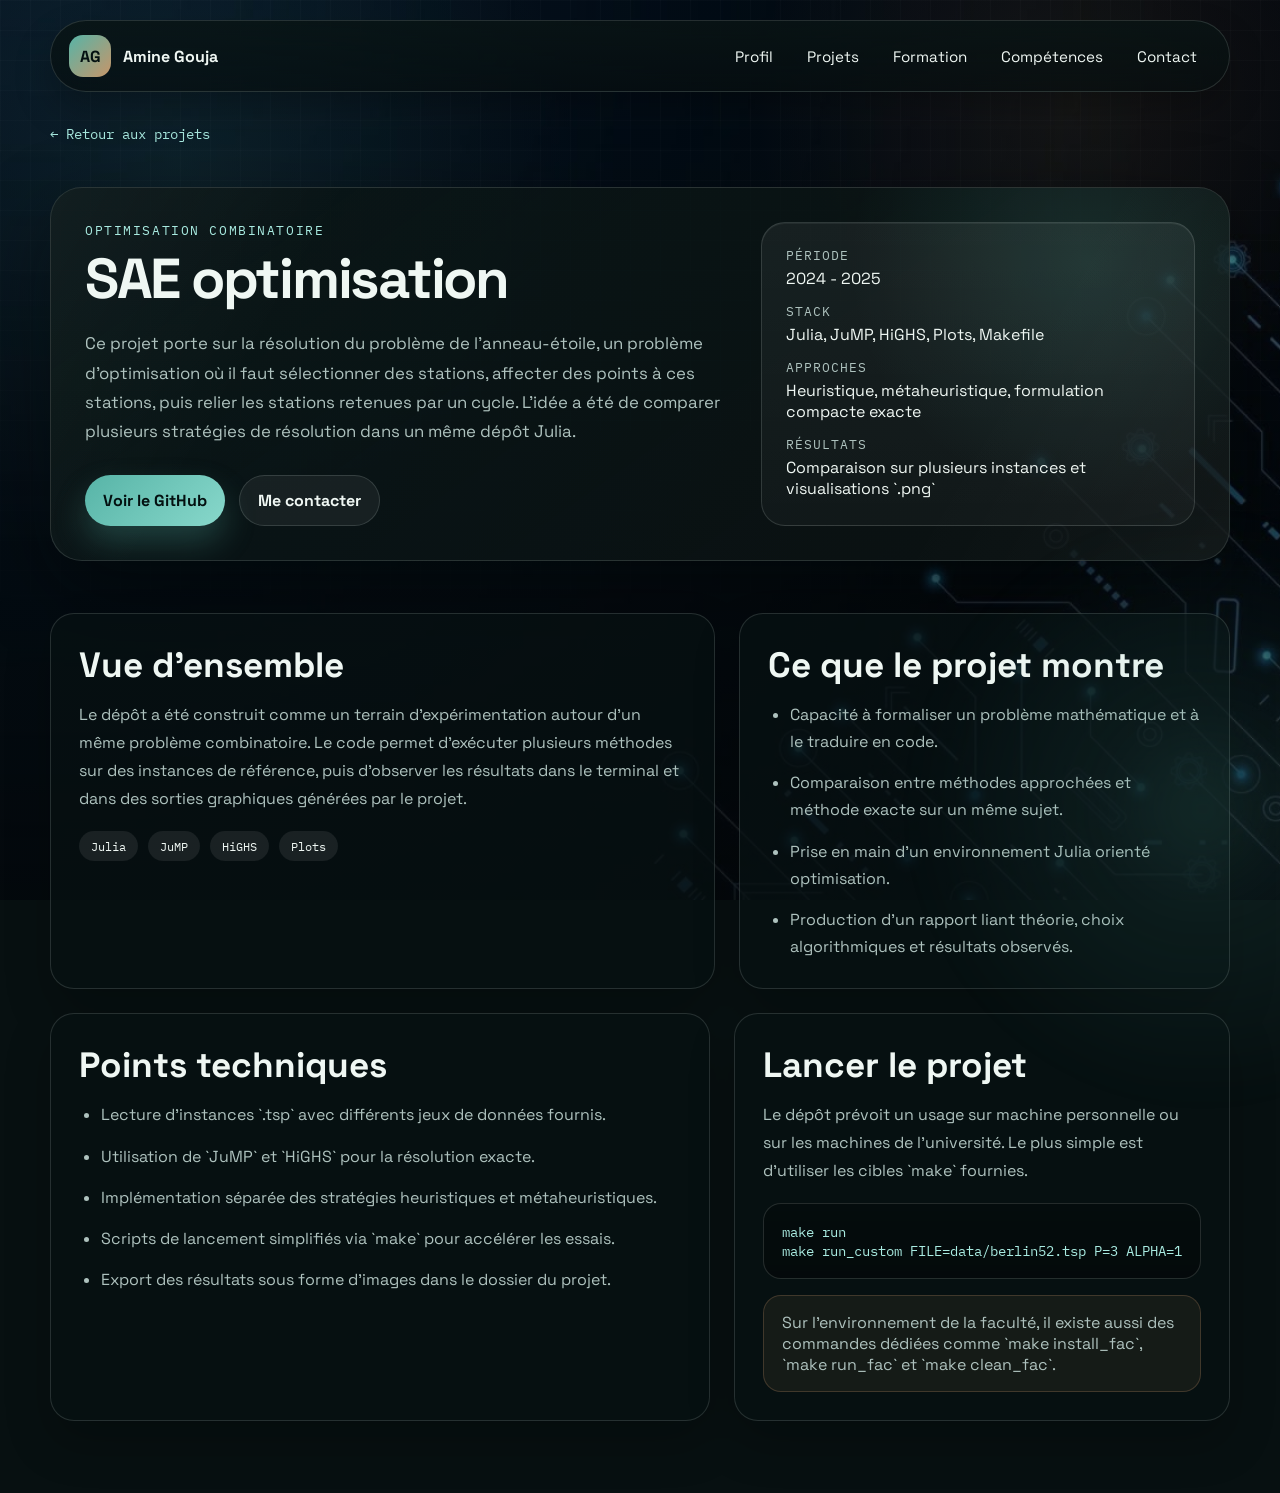
<file: projects/sae-optimisation.html>
<!DOCTYPE html>
<html lang="fr">
<head>
  <meta charset="UTF-8">
  <meta name="viewport" content="width=device-width, initial-scale=1.0">
  <meta
    name="description"
    content="Détail du projet SAE optimisation autour du problème anneau-étoile en Julia."
  >
  <title>SAE Optimisation | Amine Gouja</title>
  <link rel="preconnect" href="https://fonts.googleapis.com">
  <link rel="preconnect" href="https://fonts.gstatic.com" crossorigin>
  <link
    href="https://fonts.googleapis.com/css2?family=Space+Grotesk:wght@400;500;700&family=IBM+Plex+Mono:wght@400;500&display=swap"
    rel="stylesheet"
  >
  <link rel="stylesheet" href="../styles.css">
</head>
<body class="project-page">
  <div class="page-shell">
    <header class="site-header">
      <a class="brand" href="../index.html" aria-label="Retour à l'accueil">
        <span class="brand-mark">AG</span>
        <span class="brand-text">Amine Gouja</span>
      </a>
      <nav class="site-nav" aria-label="Navigation principale">
        <a href="../index.html#profil">Profil</a>
        <a href="../index.html#projets">Projets</a>
        <a href="../index.html#formation">Formation</a>
        <a href="../index.html#competences">Compétences</a>
        <a href="../index.html#contact">Contact</a>
      </nav>
    </header>

    <main id="top">
      <a class="project-back reveal" href="../index.html#projets">&#8592; Retour aux projets</a>

      <section class="project-hero reveal">
        <div class="project-hero-copy">
          <p class="eyebrow">Optimisation combinatoire</p>
          <h1>SAE optimisation</h1>
          <p class="project-summary">
            Ce projet porte sur la résolution du problème de l'anneau-étoile, un problème
            d'optimisation où il faut sélectionner des stations, affecter des points à ces
            stations, puis relier les stations retenues par un cycle. L'idée a été de
            comparer plusieurs stratégies de résolution dans un même dépôt Julia.
          </p>
          <div class="project-actions-bar">
            <a class="button button-primary" href="https://github.com/AmineGouja/SAE_Optimisation" target="_blank" rel="noreferrer">
              Voir le GitHub
            </a>
            <a class="button button-secondary" href="../index.html#contact">Me contacter</a>
          </div>
        </div>

        <aside class="project-sidecard">
          <dl>
            <div>
              <dt>Période</dt>
              <dd>2024 - 2025</dd>
            </div>
            <div>
              <dt>Stack</dt>
              <dd>Julia, JuMP, HiGHS, Plots, Makefile</dd>
            </div>
            <div>
              <dt>Approches</dt>
              <dd>Heuristique, métaheuristique, formulation compacte exacte</dd>
            </div>
            <div>
              <dt>Résultats</dt>
              <dd>Comparaison sur plusieurs instances et visualisations `.png`</dd>
            </div>
          </dl>
        </aside>
      </section>

      <div class="project-layout">
        <div class="project-grid">
          <article class="project-section reveal">
            <h2>Vue d'ensemble</h2>
            <p>
              Le dépôt a été construit comme un terrain d'expérimentation autour d'un même
              problème combinatoire. Le code permet d'exécuter plusieurs méthodes sur des
              instances de référence, puis d'observer les résultats dans le terminal et dans
              des sorties graphiques générées par le projet.
            </p>
            <ul class="project-stack">
              <li class="pill">Julia</li>
              <li class="pill">JuMP</li>
              <li class="pill">HiGHS</li>
              <li class="pill">Plots</li>
            </ul>
          </article>

          <article class="project-section reveal">
            <h2>Ce que le projet montre</h2>
            <ul class="project-list">
              <li>Capacité à formaliser un problème mathématique et à le traduire en code.</li>
              <li>Comparaison entre méthodes approchées et méthode exacte sur un même sujet.</li>
              <li>Prise en main d'un environnement Julia orienté optimisation.</li>
              <li>Production d'un rapport liant théorie, choix algorithmiques et résultats observés.</li>
            </ul>
          </article>
        </div>

        <div class="project-grid">
          <article class="project-section reveal">
            <h2>Points techniques</h2>
            <ul class="project-list">
              <li>Lecture d'instances `.tsp` avec différents jeux de données fournis.</li>
              <li>Utilisation de `JuMP` et `HiGHS` pour la résolution exacte.</li>
              <li>Implémentation séparée des stratégies heuristiques et métaheuristiques.</li>
              <li>Scripts de lancement simplifiés via `make` pour accélérer les essais.</li>
              <li>Export des résultats sous forme d'images dans le dossier du projet.</li>
            </ul>
          </article>

          <article class="project-section reveal">
            <h2>Lancer le projet</h2>
            <p>
              Le dépôt prévoit un usage sur machine personnelle ou sur les machines de
              l'université. Le plus simple est d'utiliser les cibles `make` fournies.
            </p>
            <pre class="project-code">make run
make run_custom FILE=data/berlin52.tsp P=3 ALPHA=1</pre>
            <div class="project-note">
              Sur l'environnement de la faculté, il existe aussi des commandes dédiées comme
              `make install_fac`, `make run_fac` et `make clean_fac`.
            </div>
          </article>
        </div>
      </div>
    </main>
  </div>

  <script src="../script.js"></script>
</body>
</html>
</file>
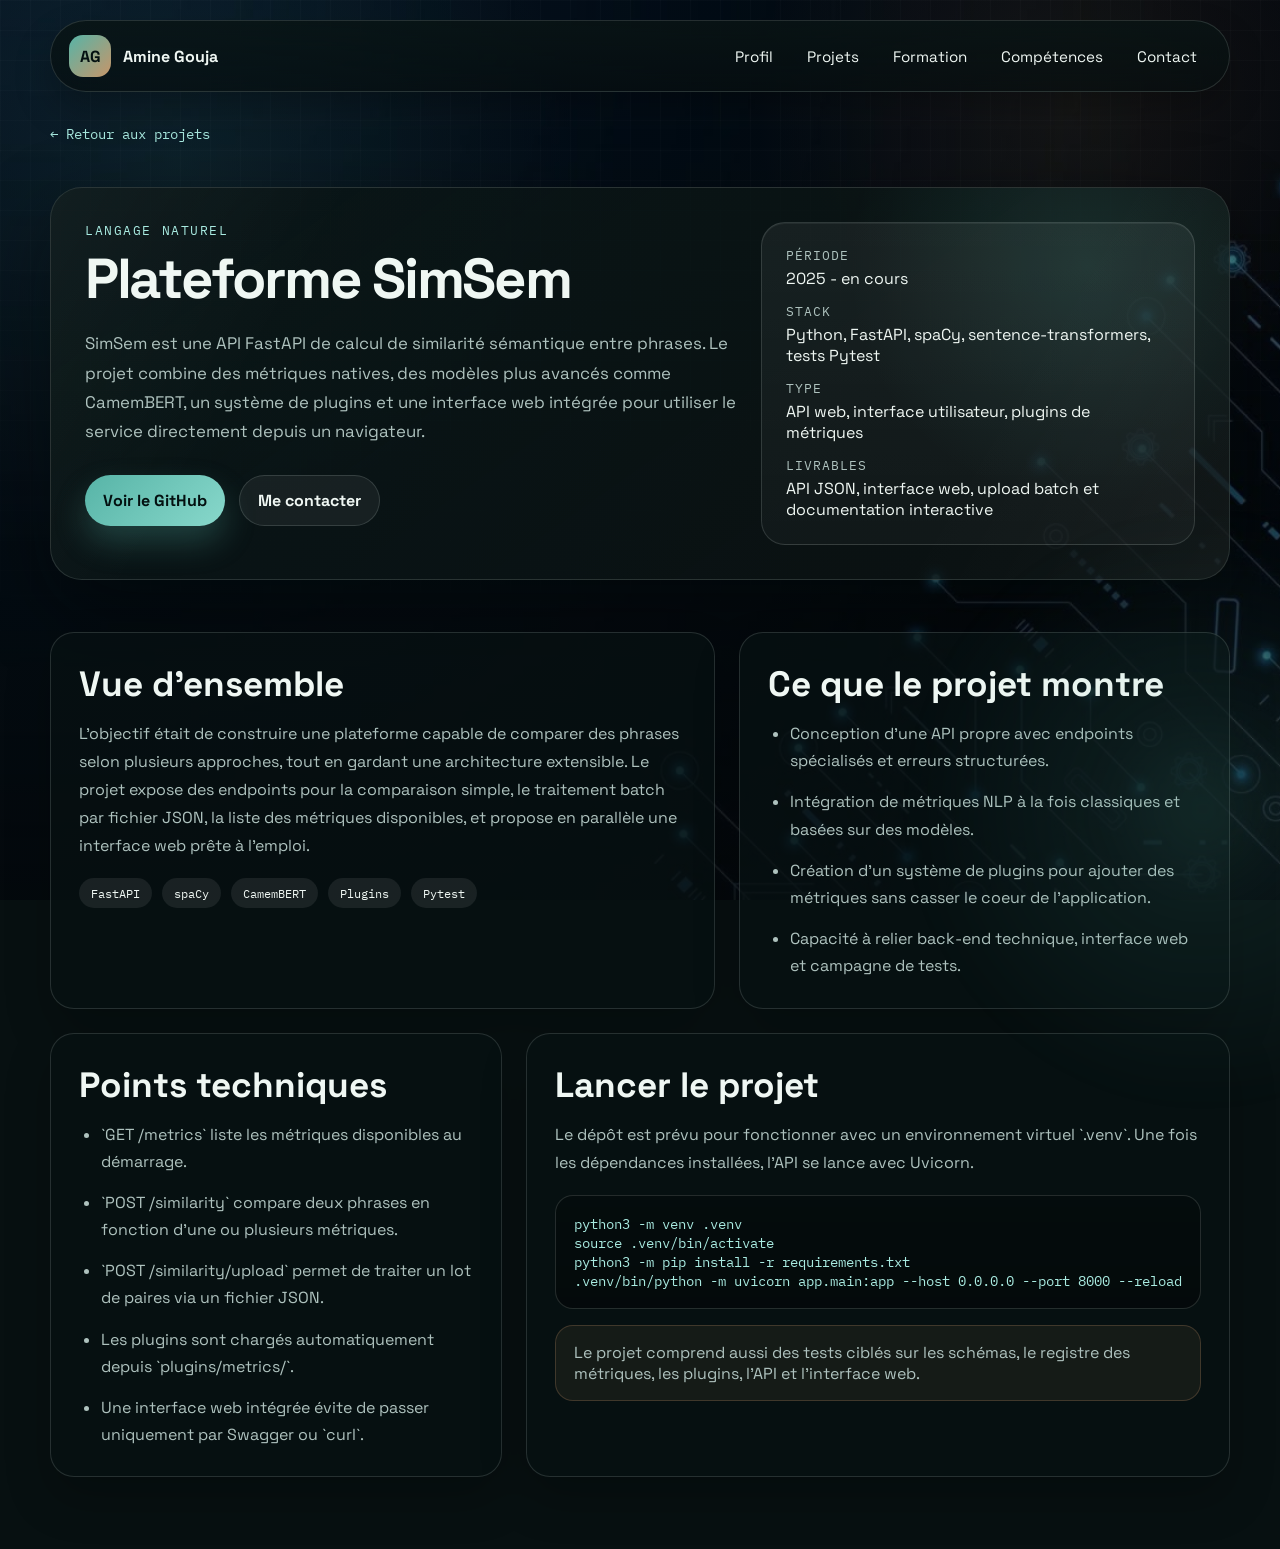
<file: projects/simsem.html>
<!DOCTYPE html>
<html lang="fr">
<head>
  <meta charset="UTF-8">
  <meta name="viewport" content="width=device-width, initial-scale=1.0">
  <meta
    name="description"
    content="Détail du projet SimSem, une plateforme FastAPI de similarité sémantique avec métriques NLP, plugins et interface web."
  >
  <title>SimSem | Amine Gouja</title>
  <link rel="preconnect" href="https://fonts.googleapis.com">
  <link rel="preconnect" href="https://fonts.gstatic.com" crossorigin>
  <link
    href="https://fonts.googleapis.com/css2?family=Space+Grotesk:wght@400;500;700&family=IBM+Plex+Mono:wght@400;500&display=swap"
    rel="stylesheet"
  >
  <link rel="stylesheet" href="../styles.css">
</head>
<body class="project-page">
  <div class="page-shell">
    <header class="site-header">
      <a class="brand" href="../index.html" aria-label="Retour à l'accueil">
        <span class="brand-mark">AG</span>
        <span class="brand-text">Amine Gouja</span>
      </a>
      <nav class="site-nav" aria-label="Navigation principale">
        <a href="../index.html#profil">Profil</a>
        <a href="../index.html#projets">Projets</a>
        <a href="../index.html#formation">Formation</a>
        <a href="../index.html#competences">Compétences</a>
        <a href="../index.html#contact">Contact</a>
      </nav>
    </header>

    <main id="top">
      <a class="project-back reveal" href="../index.html#projets">&#8592; Retour aux projets</a>

      <section class="project-hero reveal">
        <div class="project-hero-copy">
          <p class="eyebrow">Langage naturel</p>
          <h1>Plateforme SimSem</h1>
          <p class="project-summary">
            SimSem est une API FastAPI de calcul de similarité sémantique entre phrases.
            Le projet combine des métriques natives, des modèles plus avancés comme
            CamemBERT, un système de plugins et une interface web intégrée pour utiliser
            le service directement depuis un navigateur.
          </p>
          <div class="project-actions-bar">
            <a class="button button-primary" href="https://github.com/Tristan-1107/SimilariteSemantique" target="_blank" rel="noreferrer">
              Voir le GitHub
            </a>
            <a class="button button-secondary" href="../index.html#contact">Me contacter</a>
          </div>
        </div>

        <aside class="project-sidecard">
          <dl>
            <div>
              <dt>Période</dt>
              <dd>2025 - en cours</dd>
            </div>
            <div>
              <dt>Stack</dt>
              <dd>Python, FastAPI, spaCy, sentence-transformers, tests Pytest</dd>
            </div>
            <div>
              <dt>Type</dt>
              <dd>API web, interface utilisateur, plugins de métriques</dd>
            </div>
            <div>
              <dt>Livrables</dt>
              <dd>API JSON, interface web, upload batch et documentation interactive</dd>
            </div>
          </dl>
        </aside>
      </section>

      <div class="project-layout">
        <div class="project-grid">
          <article class="project-section reveal">
            <h2>Vue d'ensemble</h2>
            <p>
              L'objectif était de construire une plateforme capable de comparer des phrases
              selon plusieurs approches, tout en gardant une architecture extensible.
              Le projet expose des endpoints pour la comparaison simple, le traitement batch
              par fichier JSON, la liste des métriques disponibles, et propose en parallèle
              une interface web prête à l'emploi.
            </p>
            <ul class="project-stack">
              <li class="pill">FastAPI</li>
              <li class="pill">spaCy</li>
              <li class="pill">CamemBERT</li>
              <li class="pill">Plugins</li>
              <li class="pill">Pytest</li>
            </ul>
          </article>

          <article class="project-section reveal">
            <h2>Ce que le projet montre</h2>
            <ul class="project-list">
              <li>Conception d'une API propre avec endpoints spécialisés et erreurs structurées.</li>
              <li>Intégration de métriques NLP à la fois classiques et basées sur des modèles.</li>
              <li>Création d'un système de plugins pour ajouter des métriques sans casser le coeur de l'application.</li>
              <li>Capacité à relier back-end technique, interface web et campagne de tests.</li>
            </ul>
          </article>
        </div>

        <div class="project-grid">
          <article class="project-section reveal">
            <h2>Points techniques</h2>
            <ul class="project-list">
              <li>`GET /metrics` liste les métriques disponibles au démarrage.</li>
              <li>`POST /similarity` compare deux phrases en fonction d'une ou plusieurs métriques.</li>
              <li>`POST /similarity/upload` permet de traiter un lot de paires via un fichier JSON.</li>
              <li>Les plugins sont chargés automatiquement depuis `plugins/metrics/`.</li>
              <li>Une interface web intégrée évite de passer uniquement par Swagger ou `curl`.</li>
            </ul>
          </article>

          <article class="project-section reveal">
            <h2>Lancer le projet</h2>
            <p>
              Le dépôt est prévu pour fonctionner avec un environnement virtuel `.venv`.
              Une fois les dépendances installées, l'API se lance avec Uvicorn.
            </p>
            <pre class="project-code">python3 -m venv .venv
source .venv/bin/activate
python3 -m pip install -r requirements.txt
.venv/bin/python -m uvicorn app.main:app --host 0.0.0.0 --port 8000 --reload</pre>
            <div class="project-note">
              Le projet comprend aussi des tests ciblés sur les schémas, le registre des
              métriques, les plugins, l'API et l'interface web.
            </div>
          </article>
        </div>
      </div>
    </main>
  </div>

  <script src="../script.js"></script>
</body>
</html>
</file>
<file: styles.css>
:root {
  --bg: #071011;
  --bg-strong: #0d1a1b;
  --surface: rgba(8, 17, 18, 0.72);
  --surface-strong: rgba(10, 22, 23, 0.88);
  --text: #eff7f3;
  --muted: #aec2be;
  --line: rgba(230, 244, 239, 0.14);
  --accent: #57b4a7;
  --accent-strong: #a9ebe1;
  --accent-soft: rgba(87, 180, 167, 0.16);
  --highlight: #c79569;
  --shadow: 0 30px 80px rgba(2, 7, 7, 0.46);
  --shadow-soft: 0 18px 44px rgba(1, 7, 7, 0.24);
  --radius-xl: 32px;
  --radius-lg: 24px;
  --radius-md: 18px;
  --radius-sm: 999px;
  --font-sans: "Space Grotesk", "Avenir Next", "Trebuchet MS", sans-serif;
  --font-mono: "IBM Plex Mono", "SFMono-Regular", Consolas, monospace;
}

* {
  box-sizing: border-box;
}

html {
  scroll-behavior: smooth;
}

body {
  margin: 0;
  min-height: 100vh;
  color: var(--text);
  font-family: var(--font-sans);
  background-color: var(--bg);
  background-image:
    linear-gradient(180deg, rgba(4, 9, 10, 0.34) 0%, rgba(4, 9, 10, 0.72) 100%),
    radial-gradient(circle at 14% 18%, rgba(87, 180, 167, 0.18), transparent 30%),
    radial-gradient(circle at 84% 12%, rgba(199, 149, 105, 0.16), transparent 24%),
    url("background.png");
  background-position: center, left top, right top, center;
  background-size: auto, auto, auto, cover;
  background-repeat: no-repeat;
  background-attachment: fixed;
}

body::before {
  content: "";
  position: fixed;
  inset: 0;
  pointer-events: none;
  background-image:
    linear-gradient(rgba(255, 255, 255, 0.028) 1px, transparent 1px),
    linear-gradient(90deg, rgba(255, 255, 255, 0.028) 1px, transparent 1px);
  background-size: 30px 30px;
  mask-image: linear-gradient(180deg, rgba(0, 0, 0, 0.75), transparent 92%);
}

body::after {
  content: "";
  position: fixed;
  inset: auto -18vw -24vh auto;
  width: 48vw;
  height: 48vw;
  pointer-events: none;
  border-radius: 50%;
  background:
    radial-gradient(circle, rgba(87, 180, 167, 0.16) 0%, rgba(87, 180, 167, 0.08) 24%, transparent 68%);
  filter: blur(18px);
}

.page-shell {
  width: min(1180px, calc(100% - 32px));
  margin: 0 auto;
  padding: 24px 0 72px;
}

.site-header {
  position: sticky;
  top: 16px;
  z-index: 20;
  display: flex;
  align-items: center;
  justify-content: space-between;
  gap: 20px;
  margin-bottom: 32px;
  padding: 14px 18px;
  border: 1px solid var(--line);
  border-radius: var(--radius-sm);
  background:
    linear-gradient(180deg, rgba(9, 20, 20, 0.86), rgba(7, 14, 15, 0.72));
  backdrop-filter: blur(20px) saturate(130%);
  box-shadow: 0 18px 36px rgba(0, 0, 0, 0.26);
}

.brand {
  display: inline-flex;
  align-items: center;
  gap: 12px;
  color: var(--text);
  text-decoration: none;
  font-weight: 700;
}

.brand-mark {
  display: grid;
  place-items: center;
  width: 42px;
  height: 42px;
  border-radius: 14px;
  background: linear-gradient(135deg, var(--accent), var(--highlight));
  color: #041011;
}

.site-nav {
  display: flex;
  flex-wrap: wrap;
  justify-content: flex-end;
  gap: 6px;
}

.site-nav a {
  position: relative;
  padding: 10px 14px;
  border-radius: var(--radius-sm);
  color: var(--text);
  text-decoration: none;
  font-size: 0.95rem;
  transition: background-color 180ms ease, color 180ms ease, transform 180ms ease;
}

.site-nav a::after {
  content: "";
  position: absolute;
  left: 14px;
  right: 14px;
  bottom: 6px;
  height: 1px;
  background: linear-gradient(90deg, transparent, rgba(169, 235, 225, 0.9), transparent);
  transform: scaleX(0);
  transform-origin: center;
  transition: transform 180ms ease;
}

.site-nav a:hover,
.site-nav a:focus-visible,
.site-nav a.is-active {
  background: var(--accent-soft);
  color: var(--accent-strong);
  transform: translateY(-1px);
}

.site-nav a:hover::after,
.site-nav a:focus-visible::after,
.site-nav a.is-active::after {
  transform: scaleX(1);
}

main {
  display: grid;
  gap: 26px;
  isolation: isolate;
}

.hero,
.intro-grid,
.section,
.contact-section {
  position: relative;
}

.hero {
  display: grid;
  grid-template-columns: minmax(0, 1.35fr) minmax(280px, 0.8fr);
  gap: 24px;
  padding: 48px;
  border-radius: var(--radius-xl);
  background:
    linear-gradient(145deg, rgba(8, 19, 20, 0.9), rgba(9, 16, 17, 0.76)),
    linear-gradient(120deg, rgba(87, 180, 167, 0.12), rgba(199, 149, 105, 0.08));
  border: 1px solid var(--line);
  box-shadow: var(--shadow);
  overflow: hidden;
}

.hero::before {
  content: "";
  position: absolute;
  inset: 0;
  pointer-events: none;
  background:
    linear-gradient(120deg, rgba(255, 255, 255, 0.04), transparent 24%, transparent 76%, rgba(255, 255, 255, 0.03)),
    radial-gradient(circle at 18% 20%, rgba(199, 149, 105, 0.14), transparent 28%);
}

.hero::after {
  content: "";
  position: absolute;
  right: -120px;
  top: -120px;
  width: 320px;
  height: 320px;
  border-radius: 36% 64% 48% 52% / 49% 35% 65% 51%;
  background: radial-gradient(circle at 30% 30%, rgba(87, 180, 167, 0.24), transparent 58%);
}

.hero-copy,
.hero-panel {
  position: relative;
  z-index: 1;
}

.eyebrow,
.section-tag,
.timeline,
.timeline-date,
.timeline-place,
.status-label,
.status-meta {
  font-family: var(--font-mono);
}

.eyebrow,
.section-tag {
  margin: 0 0 12px;
  color: var(--accent-strong);
  font-size: 0.82rem;
  letter-spacing: 0.12em;
  text-transform: uppercase;
}

.hero h1,
.section h2,
.intro-grid h2,
.contact-card h2 {
  margin: 0;
}

.hero h1 {
  max-width: 14ch;
  font-size: clamp(2.4rem, 5vw, 4.45rem);
  line-height: 0.98;
  letter-spacing: -0.04em;
}

.hero-text {
  max-width: 62ch;
  margin: 22px 0 0;
  color: var(--muted);
  font-size: 1.12rem;
  line-height: 1.78;
}

.hero-points {
  display: flex;
  flex-wrap: wrap;
  gap: 10px;
  margin: 24px 0 0;
  padding: 0;
  list-style: none;
}

.hero-points li {
  display: inline-flex;
  align-items: center;
  gap: 10px;
  padding: 10px 14px;
  border: 1px solid rgba(169, 235, 225, 0.12);
  border-radius: var(--radius-sm);
  background: rgba(255, 255, 255, 0.05);
  color: var(--text);
  font-size: 0.92rem;
}

.hero-points li::before {
  content: "";
  width: 7px;
  height: 7px;
  border-radius: 50%;
  background: linear-gradient(135deg, var(--accent), var(--highlight));
  box-shadow: 0 0 0 6px rgba(87, 180, 167, 0.08);
}

.hero-actions,
.contact-links {
  display: flex;
  flex-wrap: wrap;
  gap: 14px;
  margin-top: 28px;
}

.button {
  display: inline-flex;
  align-items: center;
  justify-content: center;
  padding: 14px 18px;
  border-radius: var(--radius-sm);
  font-weight: 700;
  text-decoration: none;
  transition: transform 180ms ease, box-shadow 180ms ease, background-color 180ms ease, border-color 180ms ease;
}

.button:hover,
.button:focus-visible {
  transform: translateY(-2px);
}

.button-primary {
  background: linear-gradient(135deg, var(--accent), #88d8cb);
  color: #031010;
  box-shadow: 0 16px 32px rgba(87, 180, 167, 0.28);
}

.button-secondary {
  border: 1px solid var(--line);
  background: rgba(255, 255, 255, 0.06);
  color: var(--text);
}

.button-secondary:hover,
.button-secondary:focus-visible {
  border-color: rgba(169, 235, 225, 0.32);
  background: rgba(255, 255, 255, 0.11);
}

.hero-panel,
.panel,
.project-card,
.timeline-card,
.contact-card {
  border: 1px solid var(--line);
  background: var(--surface);
  backdrop-filter: blur(12px);
  box-shadow: var(--shadow-soft);
}

.hero-panel {
  position: relative;
  display: grid;
  gap: 18px;
  align-content: start;
  padding: 20px;
  border-radius: calc(var(--radius-xl) - 8px);
}

.hero-panel::before {
  content: "";
  position: absolute;
  inset: 0;
  border-radius: inherit;
  background:
    linear-gradient(160deg, rgba(255, 255, 255, 0.06), transparent 32%),
    radial-gradient(circle at 100% 0%, rgba(87, 180, 167, 0.14), transparent 36%);
  pointer-events: none;
}

.status-card {
  padding: 18px;
  border-radius: var(--radius-lg);
  background: linear-gradient(135deg, rgba(87, 180, 167, 0.16), rgba(9, 18, 19, 0.92));
  box-shadow: inset 0 1px 0 rgba(255, 255, 255, 0.06);
}

.status-label,
.status-meta,
.timeline,
.timeline-date,
.timeline-place {
  margin: 0;
  color: var(--muted);
  font-size: 0.85rem;
}

.status-value {
  margin: 8px 0;
  font-size: 1.9rem;
  font-weight: 700;
}

.hero-facts {
  display: grid;
  gap: 14px;
  margin: 0;
}

.hero-facts div {
  padding: 14px 0;
  border-bottom: 1px solid var(--line);
}

.hero-facts div:last-child {
  border-bottom: 0;
}

.hero-facts dt {
  margin-bottom: 6px;
  color: var(--muted);
  font-size: 0.85rem;
}

.hero-facts dd {
  margin: 0;
  font-weight: 700;
}

.intro-grid {
  display: grid;
  grid-template-columns: 1fr;
  gap: 24px;
}

.panel,
.timeline-card,
.contact-card {
  padding: 28px;
  border-radius: var(--radius-lg);
}

.panel h2,
.section h2,
.contact-card h2 {
  font-size: clamp(1.8rem, 3.4vw, 3rem);
}

.panel h3,
.project-card h3,
.timeline-card h3 {
  margin: 0 0 12px;
  font-size: 1.3rem;
}

.panel p,
.project-card p,
.timeline-card p,
.contact-card p {
  color: var(--muted);
  line-height: 1.7;
}

.panel-large {
  min-height: 100%;
}

.check-list,
.chip-list,
.language-list {
  padding: 0;
  margin: 0;
  list-style: none;
}

.section {
  padding: 8px 0 0;
}

.section-heading {
  margin-bottom: 22px;
}

.section-heading-inline {
  display: flex;
  align-items: end;
  justify-content: space-between;
  gap: 18px;
}

.section-heading h2,
.section-heading-inline h2 {
  max-width: 18ch;
  letter-spacing: -0.03em;
}

.carousel-controls {
  display: inline-flex;
  gap: 10px;
}

.carousel-button {
  display: inline-flex;
  align-items: center;
  justify-content: center;
  width: 46px;
  height: 46px;
  border: 1px solid var(--line);
  border-radius: 50%;
  background: rgba(255, 255, 255, 0.06);
  color: var(--text);
  font: inherit;
  font-size: 1.15rem;
  cursor: pointer;
  transition: transform 180ms ease, border-color 180ms ease, background-color 180ms ease, opacity 180ms ease;
}

.carousel-button:hover,
.carousel-button:focus-visible {
  transform: translateY(-1px);
  border-color: rgba(169, 235, 225, 0.42);
  background: rgba(87, 180, 167, 0.16);
}

.carousel-button:disabled {
  opacity: 0.4;
  cursor: not-allowed;
  transform: none;
}

.cards-grid,
.skills-grid,
.timeline-list {
  display: grid;
  gap: 20px;
}

.cards-grid {
  grid-template-columns: repeat(auto-fit, minmax(240px, 1fr));
}

.projects-carousel {
  position: relative;
  padding: 10px 0 6px;
}

.projects-carousel::before,
.projects-carousel::after {
  content: "";
  position: absolute;
  top: 0;
  bottom: 0;
  z-index: 2;
  width: 64px;
  pointer-events: none;
}

.projects-carousel::before {
  left: 0;
  background: linear-gradient(90deg, rgba(7, 16, 17, 0.84), transparent);
}

.projects-carousel::after {
  right: 0;
  background: linear-gradient(270deg, rgba(7, 16, 17, 0.84), transparent);
}

.projects-viewport {
  overflow: hidden;
}

.projects-track {
  display: flex;
  gap: 20px;
  transition: transform 320ms ease;
  will-change: transform;
}

.project-card {
  position: relative;
  padding: 24px;
  border-radius: var(--radius-lg);
  overflow: hidden;
  transition: transform 220ms ease, border-color 220ms ease, box-shadow 220ms ease;
}

.project-slide {
  display: flex;
  flex: 0 0 calc((100% - 40px) / 3);
  flex-direction: column;
  min-width: 0;
  min-height: 320px;
}

.project-card::before {
  content: "";
  position: absolute;
  inset: 0 auto auto 0;
  width: 100%;
  height: 4px;
  background: linear-gradient(90deg, var(--accent), var(--highlight));
}

.project-card::after {
  content: "";
  position: absolute;
  right: -30px;
  top: -30px;
  width: 130px;
  height: 130px;
  border-radius: 32px;
  background:
    radial-gradient(circle at 30% 30%, rgba(255, 255, 255, 0.08), transparent 48%),
    linear-gradient(135deg, rgba(87, 180, 167, 0.18), rgba(199, 149, 105, 0.08));
  opacity: 0.9;
  transform: rotate(18deg);
}

.project-card:hover,
.project-card:focus-within {
  transform: translateY(-6px);
  border-color: rgba(169, 235, 225, 0.24);
  box-shadow: 0 26px 54px rgba(0, 0, 0, 0.28);
}

.project-slide:nth-child(2n)::after {
  background:
    radial-gradient(circle at 30% 30%, rgba(255, 255, 255, 0.08), transparent 48%),
    linear-gradient(135deg, rgba(199, 149, 105, 0.22), rgba(87, 180, 167, 0.08));
}

.project-slide:nth-child(3n)::after {
  width: 150px;
  height: 96px;
  border-radius: 999px;
}

.project-topline {
  display: flex;
  flex-wrap: wrap;
  gap: 10px;
  margin-bottom: 18px;
}

.pill {
  display: inline-flex;
  align-items: center;
  padding: 7px 12px;
  border-radius: var(--radius-sm);
  background: rgba(255, 255, 255, 0.08);
  font-family: var(--font-mono);
  font-size: 0.78rem;
}

.pill-accent {
  background: rgba(87, 180, 167, 0.18);
  color: var(--accent-strong);
}

.project-actions {
  display: flex;
  flex-wrap: wrap;
  gap: 12px;
  margin-top: auto;
  padding-top: 24px;
}

.project-button {
  width: 100%;
}

.project-button::after {
  content: "↗";
  margin-left: 10px;
  font-size: 0.95rem;
}

.section-split {
  display: grid;
  grid-template-columns: repeat(2, minmax(0, 1fr));
  gap: 24px;
}

.check-list {
  display: grid;
  gap: 14px;
}

.check-list li {
  position: relative;
  padding-left: 22px;
  color: var(--muted);
}

.check-list li::before {
  content: "";
  position: absolute;
  left: 0;
  top: 0.6em;
  width: 10px;
  height: 10px;
  border-radius: 50%;
  background: linear-gradient(135deg, var(--accent), var(--highlight));
}

.timeline-list {
  grid-template-columns: repeat(3, minmax(0, 1fr));
}

.timeline-journey {
  grid-template-columns: minmax(0, 1fr) 54px minmax(0, 1fr) 54px minmax(0, 1fr);
  align-items: start;
  gap: 0;
}

.timeline-card {
  position: relative;
}

.timeline-journey .timeline-card {
  min-height: 100%;
  padding-top: 42px;
}

.timeline-journey .timeline-card::before {
  content: "";
  position: absolute;
  top: 18px;
  left: 28px;
  width: 12px;
  height: 12px;
  border-radius: 50%;
  background: linear-gradient(135deg, var(--accent), var(--highlight));
  box-shadow: 0 0 0 6px rgba(87, 180, 167, 0.16);
}

.timeline-arrow {
  position: relative;
  align-self: start;
  height: 2px;
  margin: 42px 10px 0;
  background: linear-gradient(90deg, rgba(87, 180, 167, 0.75), rgba(199, 149, 105, 0.82));
}

.timeline-arrow::after {
  content: "";
  position: absolute;
  top: 50%;
  right: 0;
  width: 11px;
  height: 11px;
  border-top: 2px solid var(--highlight);
  border-right: 2px solid var(--highlight);
  transform: translateY(-50%) rotate(45deg);
}

.timeline-date {
  margin-bottom: 12px;
  color: var(--highlight);
}

.timeline-place {
  margin-bottom: 12px;
}

.skills-grid {
  grid-template-columns: repeat(2, minmax(0, 1fr));
}

.chip-list {
  display: flex;
  flex-wrap: wrap;
  gap: 10px;
}

.chip-list li {
  padding: 10px 14px;
  border: 1px solid var(--line);
  border-radius: var(--radius-sm);
  background: rgba(255, 255, 255, 0.06);
  transition: transform 180ms ease, border-color 180ms ease, background-color 180ms ease;
}

.chip-list li:hover {
  transform: translateY(-2px);
  border-color: rgba(169, 235, 225, 0.24);
  background: rgba(255, 255, 255, 0.09);
}

.language-list {
  display: grid;
  gap: 14px;
}

.language-list li {
  display: flex;
  align-items: center;
  justify-content: space-between;
  gap: 16px;
  padding-bottom: 14px;
  border-bottom: 1px solid var(--line);
}

.language-list li:last-child {
  padding-bottom: 0;
  border-bottom: 0;
}

.language-list strong {
  color: var(--accent-strong);
}

.contact-section {
  padding-top: 8px;
}

.contact-card {
  position: relative;
  overflow: hidden;
  background:
    linear-gradient(135deg, rgba(7, 18, 18, 0.96), rgba(8, 15, 16, 0.84)),
    linear-gradient(120deg, rgba(87, 180, 167, 0.12), rgba(199, 149, 105, 0.1));
}

.contact-card::after {
  content: "";
  position: absolute;
  right: -60px;
  bottom: -80px;
  width: 220px;
  height: 220px;
  border-radius: 50%;
  background: radial-gradient(circle, rgba(199, 149, 105, 0.2), transparent 70%);
}

.contact-links a {
  position: relative;
  z-index: 1;
  display: inline-flex;
  align-items: center;
  padding: 13px 16px;
  border-radius: var(--radius-sm);
  color: var(--text);
  text-decoration: none;
  background: rgba(255, 255, 255, 0.08);
  border: 1px solid var(--line);
  transition: transform 180ms ease, border-color 180ms ease, background-color 180ms ease;
}

.contact-links a:hover,
.contact-links a:focus-visible {
  transform: translateY(-2px);
  border-color: rgba(169, 235, 225, 0.28);
  background: rgba(255, 255, 255, 0.12);
}

.project-page .page-shell {
  padding-top: 20px;
}

.project-back {
  display: inline-flex;
  align-items: center;
  gap: 8px;
  margin-bottom: 18px;
  color: var(--accent-strong);
  text-decoration: none;
  font-family: var(--font-mono);
  font-size: 0.9rem;
}

.project-back:hover,
.project-back:focus-visible {
  text-decoration: underline;
  text-underline-offset: 0.22em;
}

.project-hero {
  position: relative;
  display: grid;
  grid-template-columns: minmax(0, 1.2fr) minmax(280px, 0.8fr);
  gap: 24px;
  margin-bottom: 26px;
  padding: 34px;
  border: 1px solid var(--line);
  border-radius: var(--radius-xl);
  background:
    linear-gradient(145deg, rgba(8, 19, 20, 0.9), rgba(9, 16, 17, 0.76)),
    linear-gradient(120deg, rgba(87, 180, 167, 0.12), rgba(199, 149, 105, 0.08));
  box-shadow: var(--shadow);
  overflow: hidden;
}

.project-hero::before {
  content: "";
  position: absolute;
  inset: 0;
  pointer-events: none;
  background:
    linear-gradient(120deg, rgba(255, 255, 255, 0.04), transparent 22%, transparent 76%, rgba(255, 255, 255, 0.03)),
    radial-gradient(circle at 88% 20%, rgba(87, 180, 167, 0.16), transparent 22%);
}

.project-hero-copy,
.project-sidecard {
  position: relative;
  z-index: 1;
}

.project-hero-copy h1 {
  margin: 0;
  font-size: clamp(2.35rem, 4.4vw, 4rem);
  line-height: 1;
  letter-spacing: -0.04em;
}

.project-summary {
  max-width: 65ch;
  margin: 22px 0 0;
  color: var(--muted);
  font-size: 1.05rem;
  line-height: 1.75;
}

.project-actions-bar {
  display: flex;
  flex-wrap: wrap;
  gap: 14px;
  margin-top: 28px;
}

.project-sidecard {
  display: grid;
  gap: 16px;
  align-content: start;
  padding: 24px;
  border: 1px solid var(--line);
  border-radius: var(--radius-lg);
  background:
    linear-gradient(180deg, rgba(255, 255, 255, 0.06), rgba(255, 255, 255, 0.03));
  box-shadow: inset 0 1px 0 rgba(255, 255, 255, 0.06);
}

.project-sidecard dl {
  display: grid;
  gap: 14px;
  margin: 0;
}

.project-sidecard dt {
  margin-bottom: 4px;
  color: var(--muted);
  font-family: var(--font-mono);
  font-size: 0.82rem;
  text-transform: uppercase;
  letter-spacing: 0.08em;
}

.project-sidecard dd {
  margin: 0;
  color: var(--text);
}

.project-sidecard a,
.project-section a {
  color: var(--accent-strong);
}

.project-layout {
  display: grid;
  gap: 24px;
}

.project-grid {
  display: grid;
  grid-template-columns: 1.15fr 0.85fr;
  gap: 24px;
}

.project-section {
  padding: 28px;
  border: 1px solid var(--line);
  border-radius: var(--radius-lg);
  background: var(--surface);
  box-shadow: 0 22px 46px rgba(0, 0, 0, 0.24);
  transition: transform 200ms ease, border-color 200ms ease;
}

.project-section:hover {
  transform: translateY(-3px);
  border-color: rgba(169, 235, 225, 0.22);
}

.project-section h2 {
  margin: 0 0 14px;
  font-size: clamp(1.5rem, 3vw, 2.2rem);
}

.project-section p {
  margin: 0;
  color: var(--muted);
  line-height: 1.75;
}

.project-stack {
  display: flex;
  flex-wrap: wrap;
  gap: 10px;
  margin: 18px 0 0;
  padding: 0;
  list-style: none;
}

.project-list {
  display: grid;
  gap: 14px;
  margin: 0;
  padding-left: 22px;
  color: var(--muted);
}

.project-list li {
  line-height: 1.7;
}

.project-code {
  margin-top: 18px;
  padding: 18px;
  overflow-x: auto;
  border: 1px solid var(--line);
  border-radius: var(--radius-md);
  background:
    linear-gradient(180deg, rgba(0, 0, 0, 0.22), rgba(0, 0, 0, 0.36));
  color: var(--accent-strong);
  font-family: var(--font-mono);
  font-size: 0.9rem;
}

.project-note {
  margin-top: 16px;
  padding: 16px 18px;
  border: 1px solid rgba(199, 149, 105, 0.24);
  border-radius: var(--radius-md);
  background: rgba(199, 149, 105, 0.08);
  color: var(--muted);
}

.reveal {
  opacity: 0;
  transform: translateY(28px);
  transition: opacity 700ms ease, transform 700ms ease;
}

.reveal.is-visible {
  opacity: 1;
  transform: translateY(0);
}

@media (max-width: 980px) {
  body {
    background-attachment: scroll;
  }

  .project-hero,
  .project-grid {
    grid-template-columns: 1fr;
  }

  .section-heading-inline {
    flex-direction: column;
    align-items: start;
  }

  .projects-carousel::before,
  .projects-carousel::after {
    width: 28px;
  }

  .site-header,
  .hero,
  .intro-grid,
  .section-split,
  .timeline-list,
  .skills-grid {
    grid-template-columns: 1fr;
  }

  .project-slide {
    flex-basis: calc((100% - 20px) / 2);
  }

  .timeline-journey {
    gap: 20px;
  }

  .timeline-journey .timeline-card {
    padding-top: 28px;
  }

  .timeline-journey .timeline-card::before,
  .timeline-arrow {
    display: none;
  }

  .site-header {
    position: static;
    border-radius: 24px;
  }

  .hero {
    padding: 28px;
  }

  .hero h1 {
    max-width: none;
  }
}

@media (max-width: 640px) {
  .page-shell {
    width: min(100% - 20px, 1180px);
    padding-top: 12px;
  }

  .site-header,
  .hero,
  .project-hero,
  .panel,
  .project-card,
  .project-section,
  .timeline-card,
  .contact-card {
    padding: 20px;
  }

  .project-slide {
    flex-basis: 100%;
    min-height: 0;
  }

  .site-nav {
    justify-content: flex-start;
  }

  .site-nav a,
  .button,
  .project-actions-bar a,
  .contact-links a {
    width: 100%;
    justify-content: center;
  }

  .hero-actions,
  .project-actions-bar,
  .contact-links {
    width: 100%;
  }

  .hero-points {
    flex-direction: column;
  }

  .brand-text {
    display: none;
  }
}
</file>
